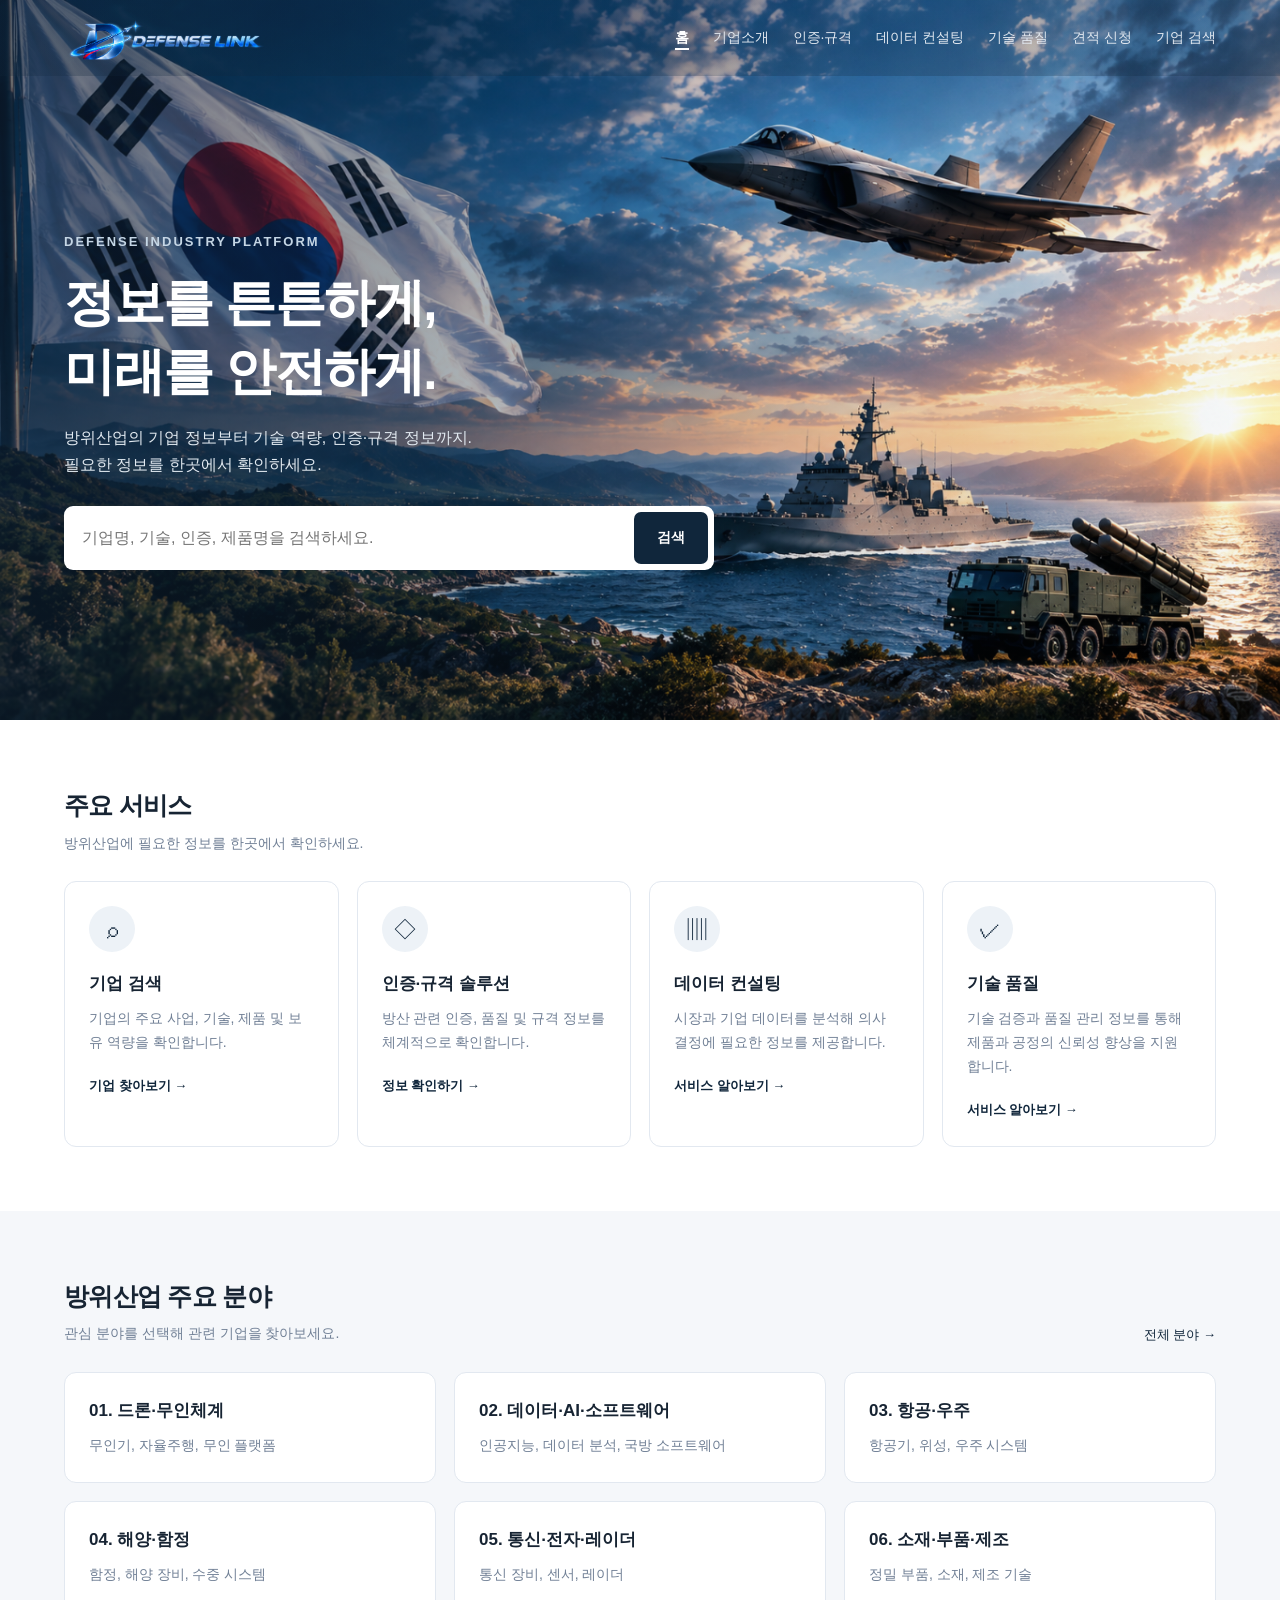
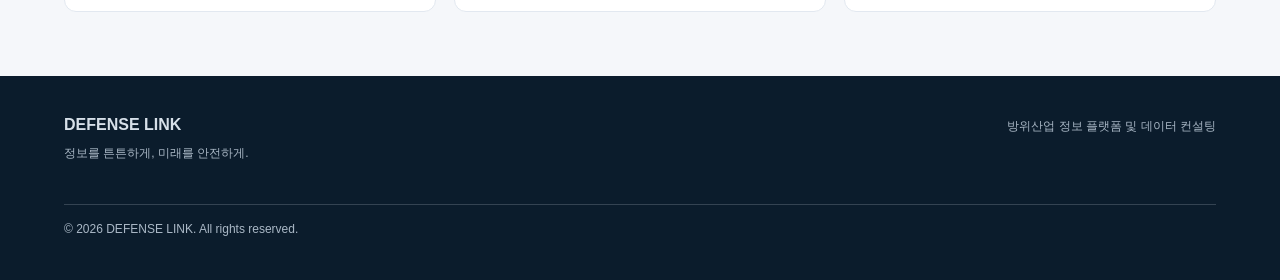
<file: defense_platfrom/index.html>
<!DOCTYPE html>
<html lang="ko">
<head>
    <meta charset="UTF-8">
    <meta name="viewport" content="width=device-width, initial-scale=1.0">
    <title>DEFENSE LINK | 방위산업 통합 플랫폼</title>
    <link rel="stylesheet" href="css/style.css">
</head>
<body class="home-page">

<header class="header">
    <div class="container navbar">
        <a href="index.html" class="logo">
            <img src="images/defenseline_logo.png" class="logo-image" alt="DEFENSE LINK 홈">
        </a>

        <nav class="nav-links">
            <a href="index.html" class="active">홈</a>
            <a href="about.html">기업소개</a>
            <a href="standards.html">인증·규격</a>
            <a href="consulting.html">데이터 컨설팅</a>
            <a href="technology-quality.html">기술 품질</a>
            <a href="quote.html">견적 신청</a>
            <a href="companies.html">기업 검색</a>
        </nav>
    </div>
</header>

<main>

    <section class="hero">
        <div class="container">
            <div class="hero-content">

                <span class="eyebrow">
                    DEFENSE INDUSTRY PLATFORM
                </span>

                <h1>
                    정보를 튼튼하게,<br>
                    미래를 안전하게.
                </h1>

                <p>
                    방위산업의 기업 정보부터 기술 역량,
                    인증·규격 정보까지.<br>
                    필요한 정보를 한곳에서 확인하세요.
                </p>

                <form class="search-box" action="companies.html">
                    <input
                        type="search"
                        name="q"
                        placeholder="기업명, 기술, 인증, 제품명을 검색하세요."
                        aria-label="방위산업 정보 검색"
                    >
                    <button type="submit" class="btn btn-primary">
                        검색
                    </button>
                </form>

            </div>
        </div>
    </section>

    <section class="section">
        <div class="container">

            <div class="section-heading">
                <div>
                    <h2>주요 서비스</h2>
                    <p>방위산업에 필요한 정보를 한곳에서 확인하세요.</p>
                </div>
            </div>

            <div class="card-grid">

                <a href="companies.html" class="card">
                    <div class="card-icon">⌕</div>
                    <h3>기업 검색</h3>
                    <p>
                        기업의 주요 사업, 기술, 제품 및
                        보유 역량을 확인합니다.
                    </p>
                    <span class="card-link">기업 찾아보기 →</span>
                </a>

                <a href="standards.html" class="card">
                    <div class="card-icon">◇</div>
                    <h3>인증·규격 솔루션</h3>
                    <p>
                        방산 관련 인증, 품질 및 규격
                        정보를 체계적으로 확인합니다.
                    </p>
                    <span class="card-link">정보 확인하기 →</span>
                </a>

                <a href="consulting.html" class="card">
                    <div class="card-icon">▥</div>
                    <h3>데이터 컨설팅</h3>
                    <p>
                        시장과 기업 데이터를 분석해
                        의사결정에 필요한 정보를 제공합니다.
                    </p>
                    <span class="card-link">서비스 알아보기 →</span>
                </a>

                <a href="technology-quality.html" class="card">
                    <div class="card-icon">✓</div>
                    <h3>기술 품질</h3>
                    <p>
                        기술 검증과 품질 관리 정보를 통해
                        제품과 공정의 신뢰성 향상을 지원합니다.
                    </p>
                    <span class="card-link">서비스 알아보기 →</span>
                </a>

            </div>
        </div>
    </section>

    <section class="section section-muted">
        <div class="container">

            <div class="section-heading">
                <div>
                    <h2>방위산업 주요 분야</h2>
                    <p>관심 분야를 선택해 관련 기업을 찾아보세요.</p>
                </div>
                <a href="companies.html" class="more">전체 분야 →</a>
            </div>

            <div class="three-column">

                <a href="companies.html?field=drone" class="card">
                    <h3>01. 드론·무인체계</h3>
                    <p>무인기, 자율주행, 무인 플랫폼</p>
                </a>

                <a href="companies.html?field=data" class="card">
                    <h3>02. 데이터·AI·소프트웨어</h3>
                    <p>인공지능, 데이터 분석, 국방 소프트웨어</p>
                </a>

                <a href="companies.html?field=aviation" class="card">
                    <h3>03. 항공·우주</h3>
                    <p>항공기, 위성, 우주 시스템</p>
                </a>

                <a href="companies.html?field=naval" class="card">
                    <h3>04. 해양·함정</h3>
                    <p>함정, 해양 장비, 수중 시스템</p>
                </a>

                <a href="companies.html?field=electronics" class="card">
                    <h3>05. 통신·전자·레이더</h3>
                    <p>통신 장비, 센서, 레이더</p>
                </a>

                <a href="companies.html?field=manufacturing" class="card">
                    <h3>06. 소재·부품·제조</h3>
                    <p>정밀 부품, 소재, 제조 기술</p>
                </a>

            </div>
        </div>
    </section>

</main>

<footer class="footer">
    <div class="container footer-inner">
        <div>
            <strong>DEFENSE LINK</strong>
            <p>정보를 튼튼하게, 미래를 안전하게.</p>
        </div>

        <div>
            <p>방위산업 정보 플랫폼 및 데이터 컨설팅</p>
        </div>
        <p class="copyright">© 2026 DEFENSE LINK. All rights reserved.</p>
    </div>
</footer>

</body>
</html>
</file>
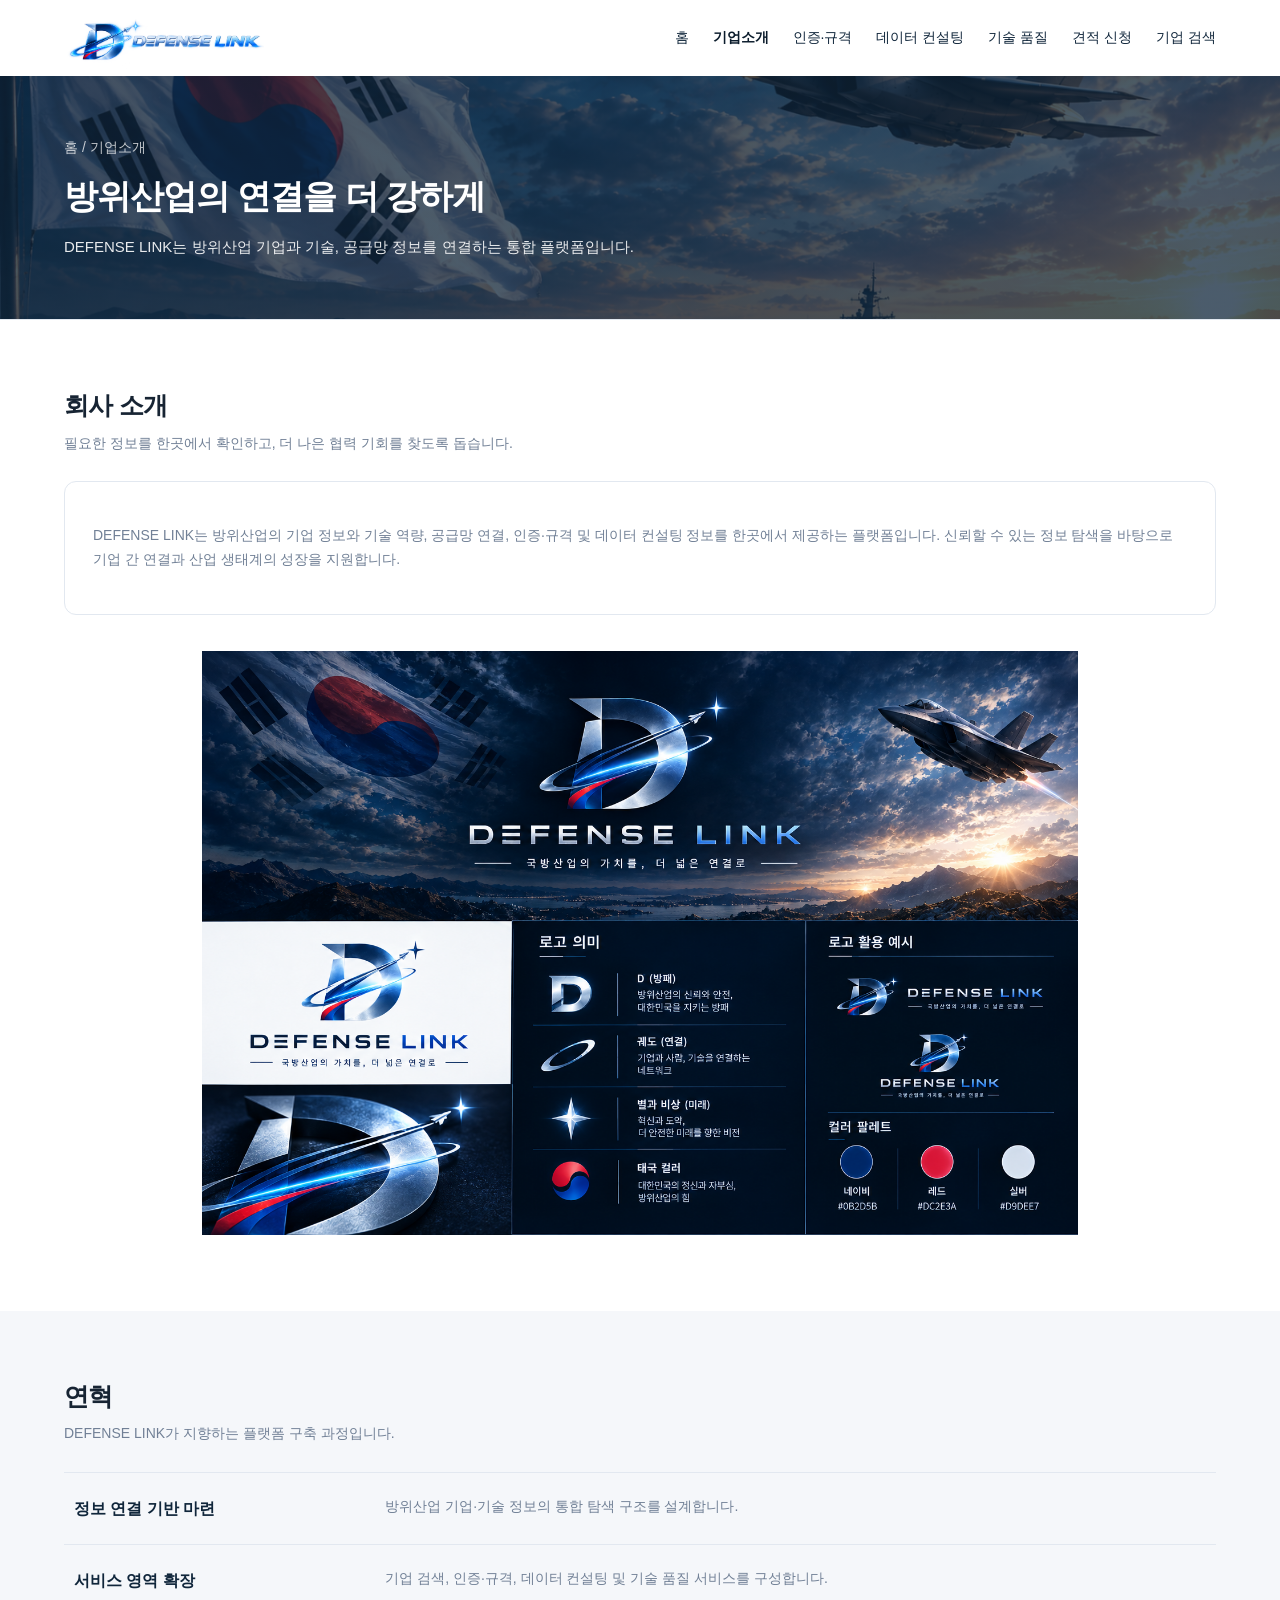
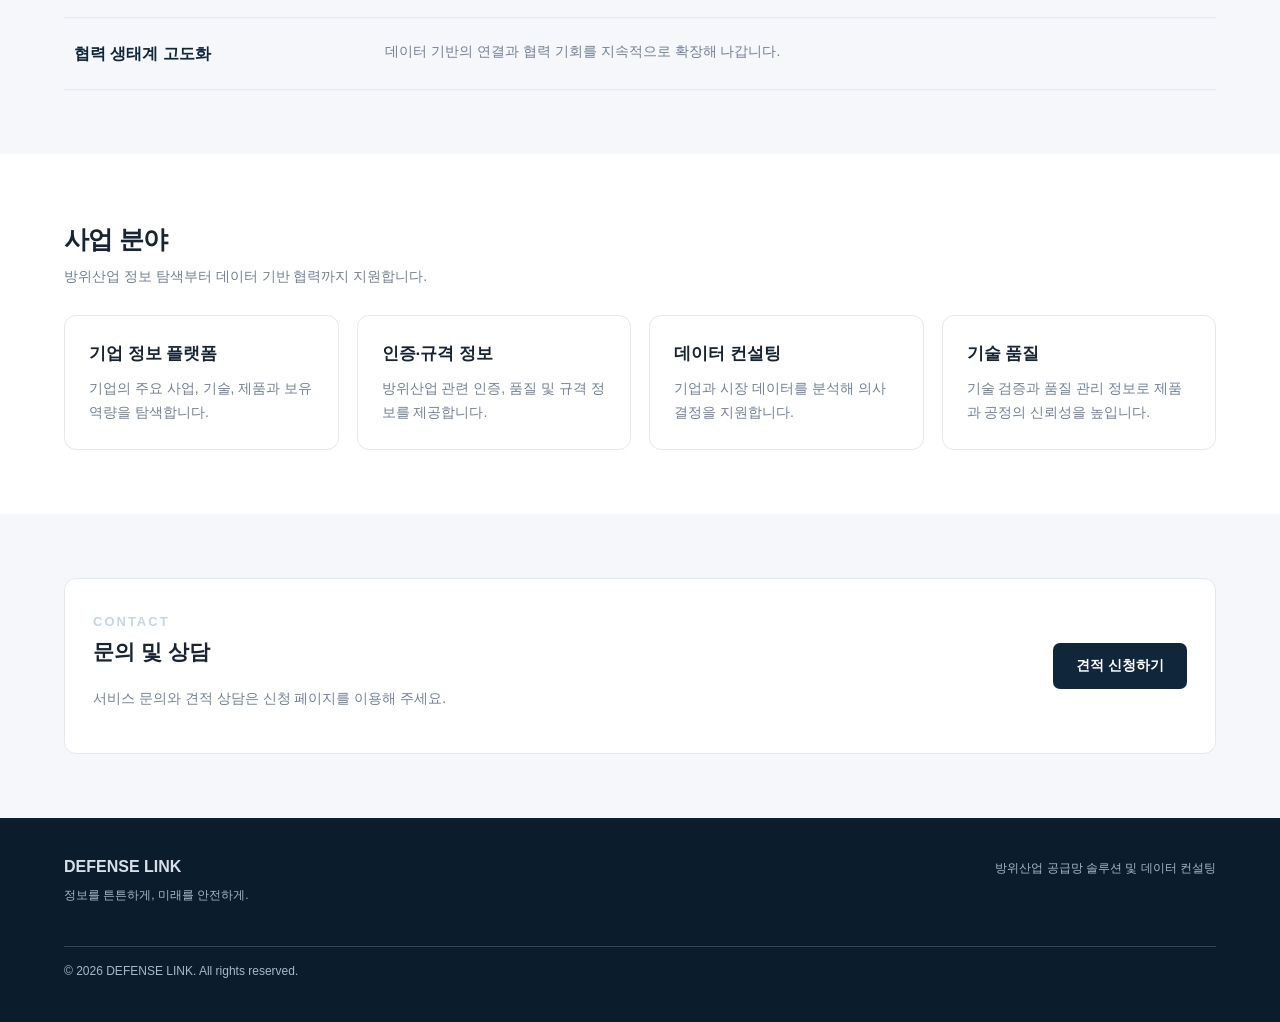
<file: defense_platfrom/about.html>
<!DOCTYPE html>
<html lang="ko">
<head>
    <meta charset="UTF-8">
    <meta name="viewport" content="width=device-width, initial-scale=1.0">
    <title>기업소개 | DEFENSE LINK</title>
    <link rel="stylesheet" href="css/style.css">
</head>
<body>

<header class="header">
    <div class="container navbar">
        <a href="index.html" class="logo">
            <img src="images/defenseline_logo.png" class="logo-image" alt="DEFENSE LINK 홈">
        </a>

        <nav class="nav-links">
            <a href="index.html">홈</a>
            <a href="about.html" class="active">기업소개</a>
            <a href="standards.html">인증·규격</a>
            <a href="consulting.html">데이터 컨설팅</a>
            <a href="technology-quality.html">기술 품질</a>
            <a href="quote.html">견적 신청</a>
            <a href="companies.html">기업 검색</a>
        </nav>
    </div>
</header>

<main>
    <div class="sub-top-section">
        <section class="page-banner">
            <div class="container">
                <div class="breadcrumb">홈 / 기업소개</div>
                <h1>방위산업의 연결을 더 강하게</h1>
                <p>DEFENSE LINK는 방위산업 기업과 기술, 공급망 정보를 연결하는 통합 플랫폼입니다.</p>
            </div>
        </section>
    </div>

    <section class="section">
        <div class="container">
            <div class="section-heading">
                <div>
                    <h2>회사 소개</h2>
                    <p>필요한 정보를 한곳에서 확인하고, 더 나은 협력 기회를 찾도록 돕습니다.</p>
                </div>
            </div>
            <div class="info-panel">
                <p>DEFENSE LINK는 방위산업의 기업 정보와 기술 역량, 공급망 연결, 인증·규격 및 데이터 컨설팅 정보를 한곳에서 제공하는 플랫폼입니다. 신뢰할 수 있는 정보 탐색을 바탕으로 기업 간 연결과 산업 생태계의 성장을 지원합니다.</p>
            </div>
            <img
                src="images/defence.png"
                class="business-fields-image"
                alt="DEFENSE LINK 로고와 방위산업 분야별 브랜드 디자인 안내"
            >
        </div>
    </section>

    <section class="section section-muted">
        <div class="container">
            <div class="section-heading">
                <div>
                    <h2>연혁</h2>
                    <p>DEFENSE LINK가 지향하는 플랫폼 구축 과정입니다.</p>
                </div>
            </div>
            <div class="history-list">
                <article class="history-item">
                    <h3>정보 연결 기반 마련</h3>
                    <p>방위산업 기업·기술 정보의 통합 탐색 구조를 설계합니다.</p>
                </article>
                <article class="history-item">
                    <h3>서비스 영역 확장</h3>
                    <p>기업 검색, 인증·규격, 데이터 컨설팅 및 기술 품질 서비스를 구성합니다.</p>
                </article>
                <article class="history-item">
                    <h3>협력 생태계 고도화</h3>
                    <p>데이터 기반의 연결과 협력 기회를 지속적으로 확장해 나갑니다.</p>
                </article>
            </div>
        </div>
    </section>

    <section class="section">
        <div class="container">
            <div class="section-heading">
                <div>
                    <h2>사업 분야</h2>
                    <p>방위산업 정보 탐색부터 데이터 기반 협력까지 지원합니다.</p>
                </div>
            </div>
            <div class="card-grid">
                <article class="card">
                    <h3>기업 정보 플랫폼</h3>
                    <p>기업의 주요 사업, 기술, 제품과 보유 역량을 탐색합니다.</p>
                </article>
                <article class="card">
                    <h3>인증·규격 정보</h3>
                    <p>방위산업 관련 인증, 품질 및 규격 정보를 제공합니다.</p>
                </article>
                <article class="card">
                    <h3>데이터 컨설팅</h3>
                    <p>기업과 시장 데이터를 분석해 의사결정을 지원합니다.</p>
                </article>
                <article class="card">
                    <h3>기술 품질</h3>
                    <p>기술 검증과 품질 관리 정보로 제품과 공정의 신뢰성을 높입니다.</p>
                </article>
            </div>
        </div>
    </section>

    <section class="section section-muted">
        <div class="container info-panel contact-panel">
            <div>
                <span class="eyebrow">CONTACT</span>
                <h2>문의 및 상담</h2>
                <p>서비스 문의와 견적 상담은 신청 페이지를 이용해 주세요.</p>
            </div>
            <a href="quote.html" class="btn btn-primary">견적 신청하기</a>
        </div>
    </section>
</main>

<footer class="footer">
    <div class="container footer-inner">
        <div>
            <strong>DEFENSE LINK</strong>
            <p>정보를 튼튼하게, 미래를 안전하게.</p>
        </div>
        <p>방위산업 공급망 솔루션 및 데이터 컨설팅</p>
        <p class="copyright">© 2026 DEFENSE LINK. All rights reserved.</p>
    </div>
</footer>

</body>
</html>
</file>
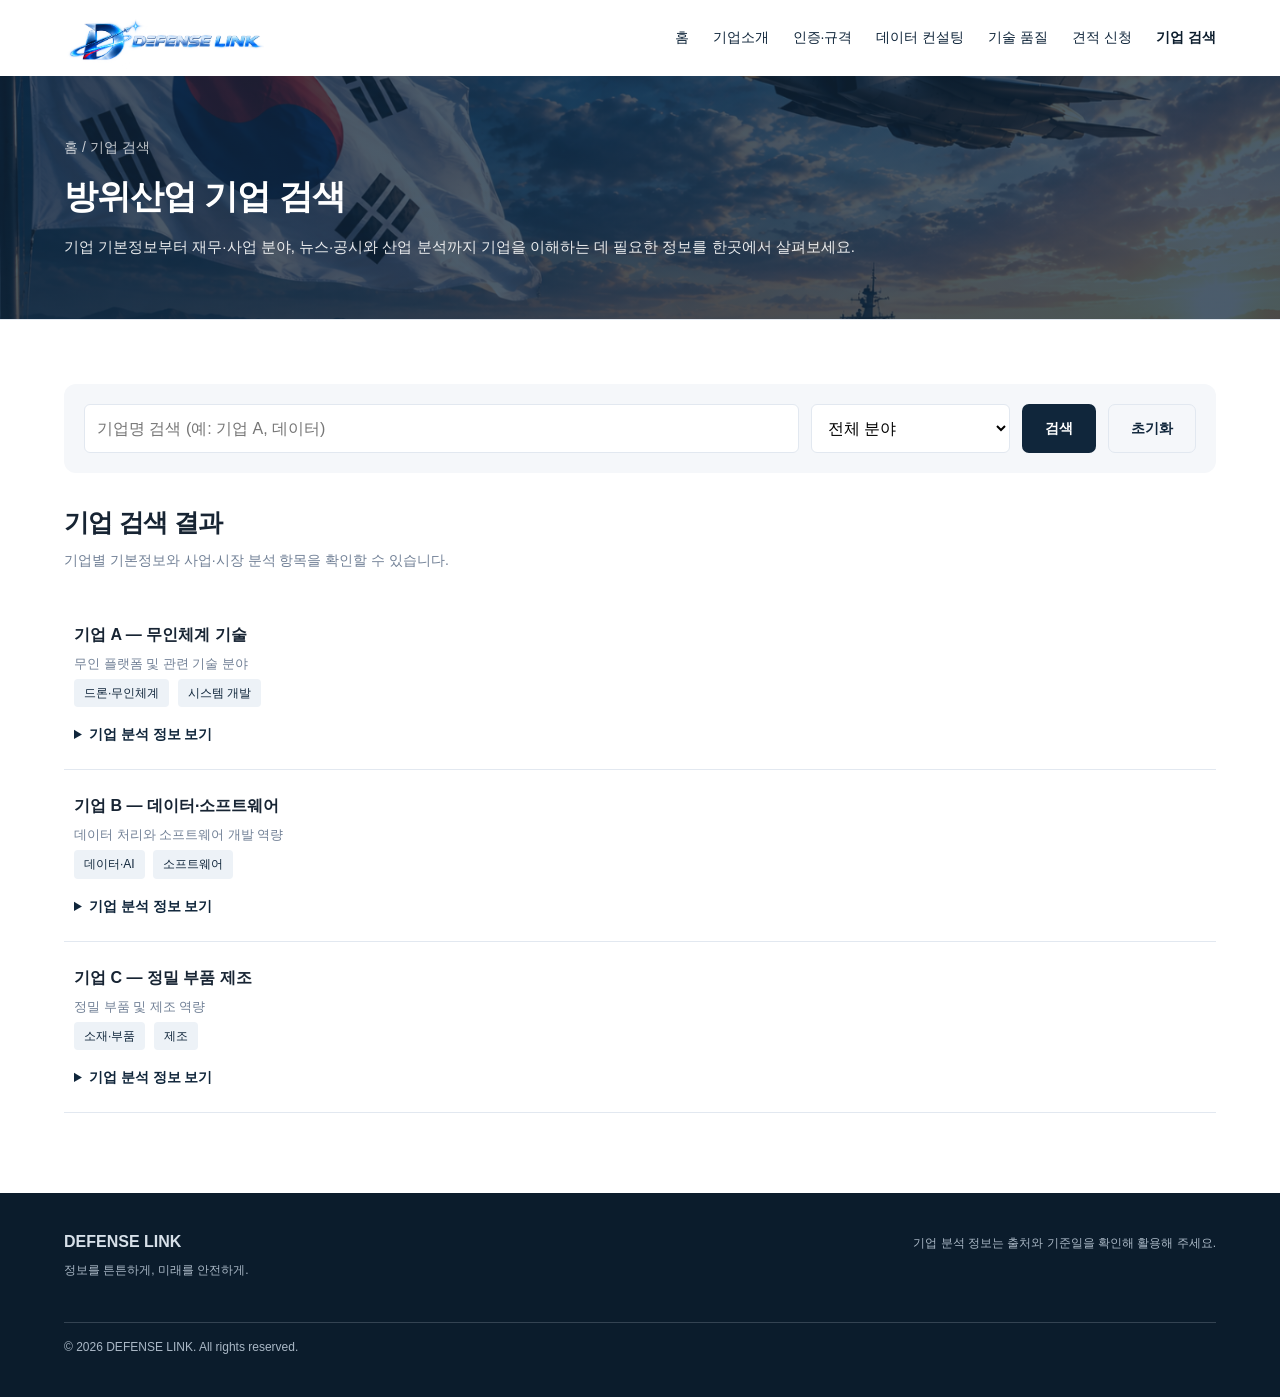
<file: defense_platfrom/companies.html>
<!DOCTYPE html>
<html lang="ko">
<head>
    <meta charset="UTF-8">
    <meta name="viewport" content="width=device-width, initial-scale=1.0">
    <title>기업 검색 | DEFENSE LINK</title>
    <link rel="stylesheet" href="css/style.css">
</head>
<body>

<header class="header">
    <div class="container navbar">
        <a href="index.html" class="logo">
            <img src="images/defenseline_logo.png" class="logo-image" alt="DEFENSE LINK 홈">
        </a>

        <nav class="nav-links">
            <a href="index.html">홈</a>
            <a href="about.html">기업소개</a>
            <a href="standards.html">인증·규격</a>
            <a href="consulting.html">데이터 컨설팅</a>
            <a href="technology-quality.html">기술 품질</a>
            <a href="quote.html">견적 신청</a>
            <a href="companies.html" class="active">기업 검색</a>
        </nav>
    </div>
</header>

<main>

    <div class="sub-top-section">
        <section class="page-banner">
            <div class="container">
                <div class="breadcrumb">홈 / 기업 검색</div>
                <h1>방위산업 기업 검색</h1>
                <p>
                    기업 기본정보부터 재무·사업 분야, 뉴스·공시와 산업 분석까지
                    기업을 이해하는 데 필요한 정보를 한곳에서 살펴보세요.
                </p>
            </div>
        </section>
    </div>

    <section class="section">
        <div class="container">

            <form class="filter-panel" action="companies.html">
                <input
                    type="search"
                    name="q"
                    placeholder="기업명 검색 (예: 기업 A, 데이터)"
                    aria-label="기업명 또는 기술 검색"
                    list="company-search-suggestions"
                >
                <datalist id="company-search-suggestions">
                    <option value="기업 A — 무인체계 기술"></option>
                    <option value="기업 B — 데이터·소프트웨어"></option>
                    <option value="기업 C — 정밀 부품 제조"></option>
                </datalist>

                <select name="field" aria-label="산업 분야">
                    <option value="">전체 분야</option>
                    <option value="drone">드론·무인체계</option>
                    <option value="data">데이터·AI·소프트웨어</option>
                    <option value="aviation">항공·우주</option>
                    <option value="naval">해양·함정</option>
                    <option value="electronics">통신·전자·레이더</option>
                    <option value="manufacturing">소재·부품·제조</option>
                </select>

                <button class="btn btn-primary" type="submit">
                    검색
                </button>
                <button class="btn btn-outline" type="reset">
                    초기화
                </button>
            </form>

            <div class="section-heading">
                <div>
                    <h2>기업 검색 결과</h2>
                    <p>기업별 기본정보와 사업·시장 분석 항목을 확인할 수 있습니다.</p>
                </div>
            </div>

            <div class="company-results">

                <article class="list-item company-result" data-name="기업 A 무인체계 기술" data-field="drone" data-keywords="무인 플랫폼 드론 시스템 개발">
                    <div>
                        <h3>기업 A — 무인체계 기술</h3>
                        <p>
                            무인 플랫폼 및 관련 기술 분야
                        </p>
                        <span class="tag">드론·무인체계</span>
                        <span class="tag">시스템 개발</span>
                        <details class="company-details">
                            <summary>기업 분석 정보 보기</summary>
                            <div class="company-data-grid">
                                <section>
                                    <h4>기업 기본 정보</h4>
                                    <p>기업 소개, 소재지, 설립 정보, 인력 및 연락처</p>
                                </section>
                                <section>
                                    <h4>재무 정보</h4>
                                    <p>매출·영업이익·자산 등 연도별 주요 재무지표</p>
                                </section>
                                <section>
                                    <h4>주요 사업 분야</h4>
                                    <p>무인 플랫폼, 제품·기술 역량 및 방산 사업 분야</p>
                                </section>
                                <section>
                                    <h4>최근 뉴스·공시</h4>
                                    <p>기업 관련 주요 뉴스와 공시 자료, 게시 일자 및 출처</p>
                                </section>
                                <section>
                                    <h4>주가 동향</h4>
                                    <p>상장 기업에 한해 주가 흐름과 시가총액 등 시장 지표</p>
                                </section>
                                <section>
                                    <h4>경쟁사·산업 분석</h4>
                                    <p>유사 사업 기업 비교, 산업 동향과 시장 분석 정보</p>
                                </section>
                            </div>
                        </details>
                    </div>
                </article>

                <article class="list-item company-result" data-name="기업 B 데이터 소프트웨어" data-field="data" data-keywords="데이터 AI 소프트웨어">
                    <div>
                        <h3>기업 B — 데이터·소프트웨어</h3>
                        <p>
                            데이터 처리와 소프트웨어 개발 역량
                        </p>
                        <span class="tag">데이터·AI</span>
                        <span class="tag">소프트웨어</span>
                        <details class="company-details">
                            <summary>기업 분석 정보 보기</summary>
                            <div class="company-data-grid">
                                <section>
                                    <h4>기업 기본 정보</h4>
                                    <p>기업 소개, 소재지, 설립 정보, 인력 및 연락처</p>
                                </section>
                                <section>
                                    <h4>재무 정보</h4>
                                    <p>매출·영업이익·자산 등 연도별 주요 재무지표</p>
                                </section>
                                <section>
                                    <h4>주요 사업 분야</h4>
                                    <p>데이터·AI, 소프트웨어 제품과 기술 역량</p>
                                </section>
                                <section>
                                    <h4>최근 뉴스·공시</h4>
                                    <p>기업 관련 주요 뉴스와 공시 자료, 게시 일자 및 출처</p>
                                </section>
                                <section>
                                    <h4>주가 동향</h4>
                                    <p>상장 기업에 한해 주가 흐름과 시가총액 등 시장 지표</p>
                                </section>
                                <section>
                                    <h4>경쟁사·산업 분석</h4>
                                    <p>유사 사업 기업 비교, 산업 동향과 시장 분석 정보</p>
                                </section>
                            </div>
                        </details>
                    </div>
                </article>

                <article class="list-item company-result" data-name="기업 C 정밀 부품 제조" data-field="manufacturing" data-keywords="소재 부품 정밀 제조">
                    <div>
                        <h3>기업 C — 정밀 부품 제조</h3>
                        <p>
                            정밀 부품 및 제조 역량
                        </p>
                        <span class="tag">소재·부품</span>
                        <span class="tag">제조</span>
                        <details class="company-details">
                            <summary>기업 분석 정보 보기</summary>
                            <div class="company-data-grid">
                                <section>
                                    <h4>기업 기본 정보</h4>
                                    <p>기업 소개, 소재지, 설립 정보, 인력 및 연락처</p>
                                </section>
                                <section>
                                    <h4>재무 정보</h4>
                                    <p>매출·영업이익·자산 등 연도별 주요 재무지표</p>
                                </section>
                                <section>
                                    <h4>주요 사업 분야</h4>
                                    <p>정밀 부품, 소재 및 제조 역량</p>
                                </section>
                                <section>
                                    <h4>최근 뉴스·공시</h4>
                                    <p>기업 관련 주요 뉴스와 공시 자료, 게시 일자 및 출처</p>
                                </section>
                                <section>
                                    <h4>주가 동향</h4>
                                    <p>상장 기업에 한해 주가 흐름과 시가총액 등 시장 지표</p>
                                </section>
                                <section>
                                    <h4>경쟁사·산업 분석</h4>
                                    <p>유사 사업 기업 비교, 산업 동향과 시장 분석 정보</p>
                                </section>
                            </div>
                        </details>
                    </div>
                </article>

            </div>
            <p class="company-search-status" id="company-search-status" role="status" aria-live="polite"></p>

        </div>
    </section>

</main>

<footer class="footer">
    <div class="container footer-inner">
        <div>
            <strong>DEFENSE LINK</strong>
            <p>정보를 튼튼하게, 미래를 안전하게.</p>
        </div>
        <p>기업 분석 정보는 출처와 기준일을 확인해 활용해 주세요.</p>
        <p class="copyright">© 2026 DEFENSE LINK. All rights reserved.</p>
    </div>
</footer>

<script>
    const companySearchForm = document.querySelector(".filter-panel");
    const companySearchInput = companySearchForm.querySelector('input[name="q"]');
    const companyFieldSelect = companySearchForm.querySelector('select[name="field"]');
    const companyResults = Array.from(document.querySelectorAll(".company-result"));
    const companySearchStatus = document.querySelector(".company-search-status");

    const updateCompanyResults = () => {
        const query = companySearchInput.value.trim().toLocaleLowerCase("ko");
        const selectedField = companyFieldSelect.value;
        let visibleCount = 0;
        let firstVisibleCompany = null;

        companyResults.forEach((company) => {
            const searchableText = `${company.dataset.name} ${company.dataset.keywords}`.toLocaleLowerCase("ko");
            const matchesQuery = !query || searchableText.includes(query);
            const matchesField = !selectedField || company.dataset.field === selectedField;
            const isVisible = matchesQuery && matchesField;

            company.hidden = !isVisible;
            if (isVisible) {
                visibleCount += 1;
                firstVisibleCompany = company;
            }
        });

        companySearchStatus.textContent = visibleCount
            ? ""
            : "검색 결과가 없습니다. 기업명, 기술 또는 분야를 다시 확인해 주세요.";

        if (query && visibleCount === 1) {
            firstVisibleCompany.querySelector(".company-details").open = true;
        } else {
            companyResults.forEach((company) => {
                company.querySelector(".company-details").open = false;
            });
        }
    };

    companySearchForm.addEventListener("submit", (event) => {
        event.preventDefault();
        updateCompanyResults();
    });
    companySearchInput.addEventListener("input", updateCompanyResults);
    companyFieldSelect.addEventListener("change", updateCompanyResults);
    companySearchForm.addEventListener("reset", () => {
        requestAnimationFrame(updateCompanyResults);
    });
</script>

</body>
</html>
</file>
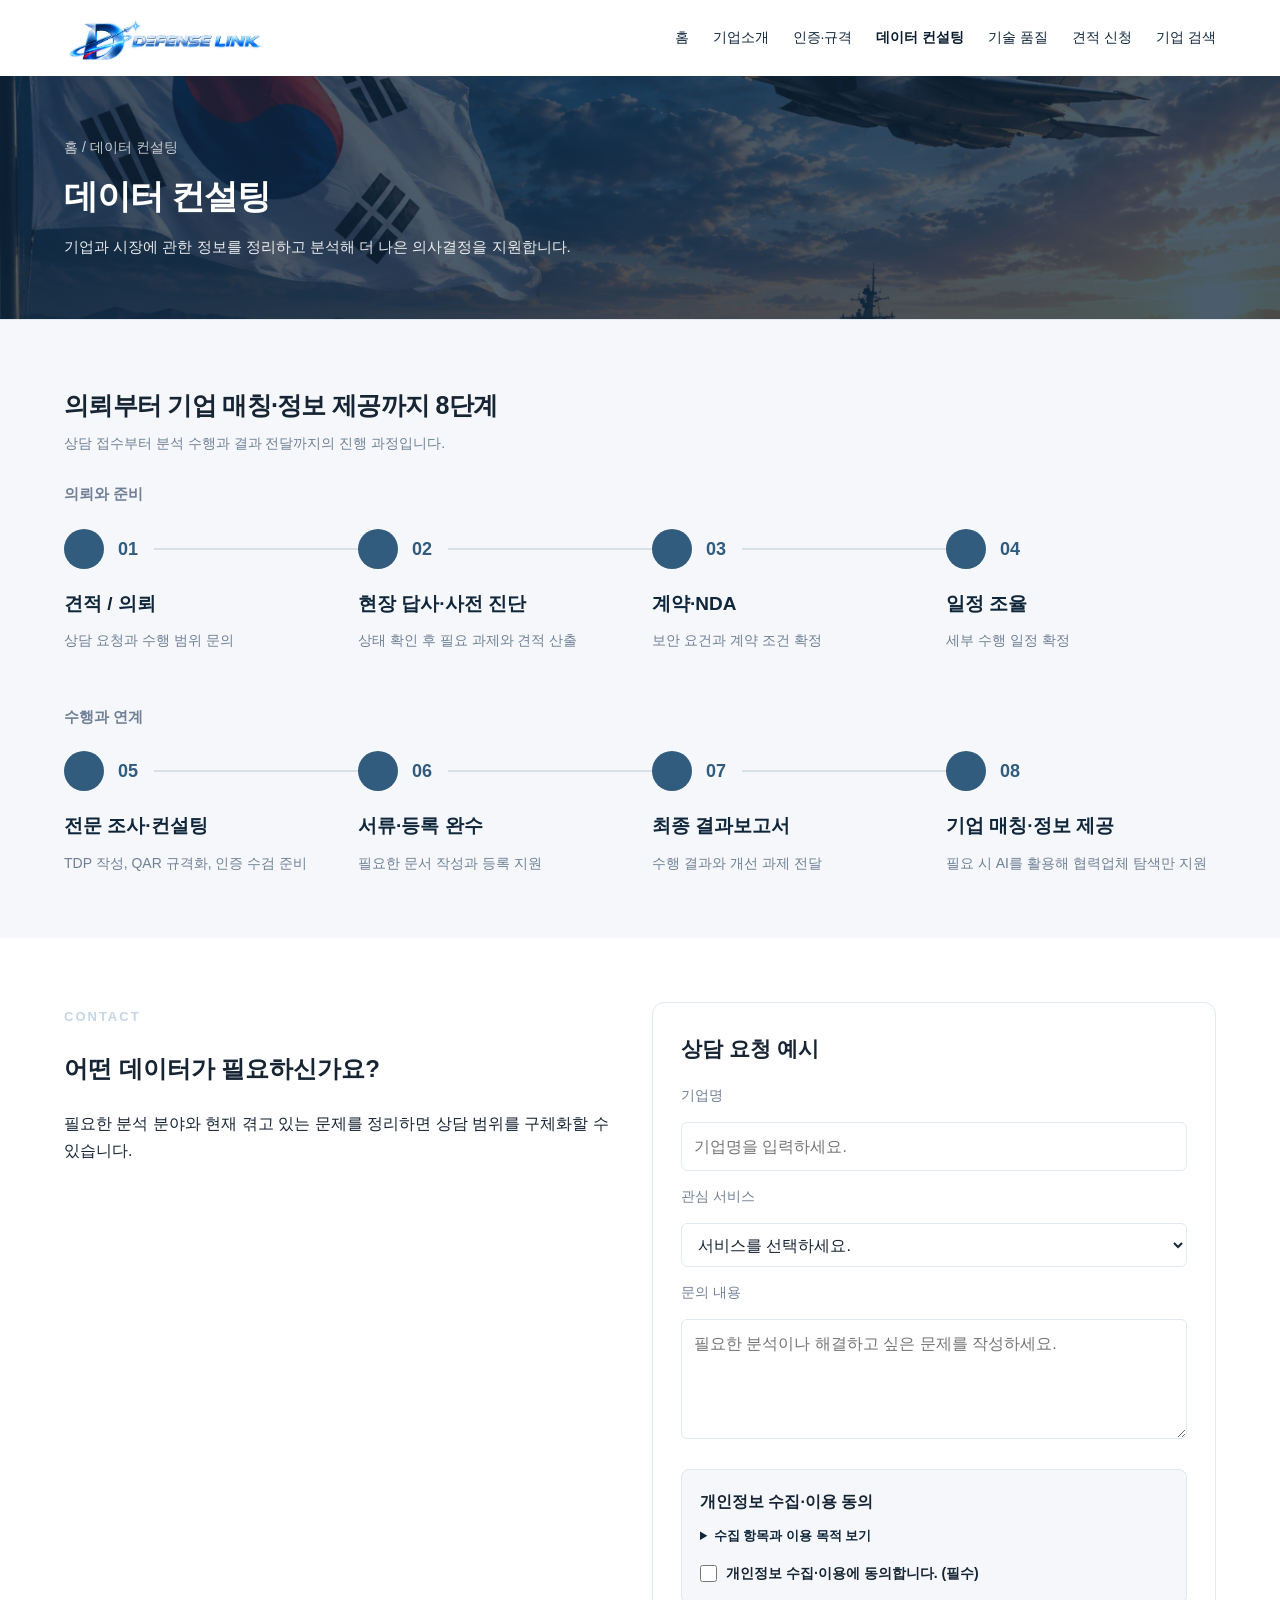
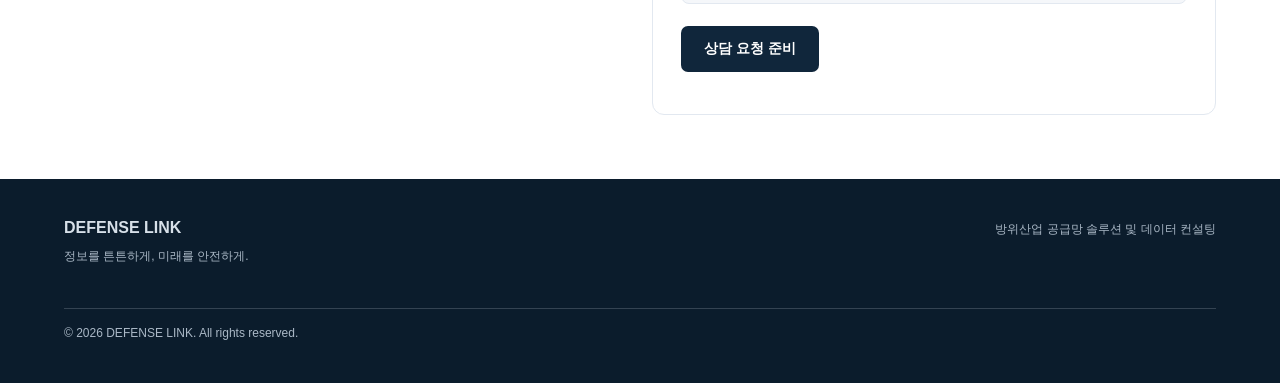
<file: defense_platfrom/consulting.html>
<!DOCTYPE html>
<html lang="ko">
<head>
    <meta charset="UTF-8">
    <meta name="viewport" content="width=device-width, initial-scale=1.0">
    <title>데이터 컨설팅 | DEFENSE LINK</title>
    <link rel="stylesheet" href="css/style.css">
</head>
<body>

<header class="header">
    <div class="container navbar">
        <a href="index.html" class="logo">
            <img src="images/defenseline_logo.png" class="logo-image" alt="DEFENSE LINK 홈">
        </a>

        <nav class="nav-links">
            <a href="index.html">홈</a>
            <a href="about.html">기업소개</a>
            <a href="standards.html">인증·규격</a>
            <a href="consulting.html" class="active">데이터 컨설팅</a>
            <a href="technology-quality.html">기술 품질</a>
            <a href="quote.html">견적 신청</a>
            <a href="companies.html">기업 검색</a>
        </nav>
    </div>
</header>

<main>

    <div class="sub-top-section">
        <section class="page-banner">
            <div class="container">
                <div class="breadcrumb">홈 / 데이터 컨설팅</div>
                <h1>데이터 컨설팅</h1>
                <p>
                    기업과 시장에 관한 정보를 정리하고 분석해
                    더 나은 의사결정을 지원합니다.
                </p>
            </div>
        </section>
    </div>

    <section class="section section-muted consulting-process">
        <div class="container">

            <div class="section-heading">
                <div>
                    <h2>의뢰부터 기업 매칭·정보 제공까지 8단계</h2>
                    <p>상담 접수부터 분석 수행과 결과 전달까지의 진행 과정입니다.</p>
                </div>
            </div>

            <div class="process-phase">
                <h3>의뢰와 준비</h3>
                <ol class="process-steps">
                    <li class="process-step">
                        <div class="process-step-header">
                            <span class="process-dot" aria-hidden="true"></span>
                            <span class="process-number">01</span>
                        </div>
                        <h4>견적 / 의뢰</h4>
                        <p>상담 요청과 수행 범위 문의</p>
                    </li>
                    <li class="process-step">
                        <div class="process-step-header">
                            <span class="process-dot" aria-hidden="true"></span>
                            <span class="process-number">02</span>
                        </div>
                        <h4>현장 답사·사전 진단</h4>
                        <p>상태 확인 후 필요 과제와 견적 산출</p>
                    </li>
                    <li class="process-step">
                        <div class="process-step-header">
                            <span class="process-dot" aria-hidden="true"></span>
                            <span class="process-number">03</span>
                        </div>
                        <h4>계약·NDA</h4>
                        <p>보안 요건과 계약 조건 확정</p>
                    </li>
                    <li class="process-step">
                        <div class="process-step-header">
                            <span class="process-dot" aria-hidden="true"></span>
                            <span class="process-number">04</span>
                        </div>
                        <h4>일정 조율</h4>
                        <p>세부 수행 일정 확정</p>
                    </li>
                </ol>
            </div>

            <div class="process-phase">
                <h3>수행과 연계</h3>
                <ol class="process-steps" start="5">
                    <li class="process-step">
                        <div class="process-step-header">
                            <span class="process-dot" aria-hidden="true"></span>
                            <span class="process-number">05</span>
                        </div>
                        <h4>전문 조사·컨설팅</h4>
                        <p>TDP 작성, QAR 규격화, 인증 수검 준비</p>
                    </li>
                    <li class="process-step">
                        <div class="process-step-header">
                            <span class="process-dot" aria-hidden="true"></span>
                            <span class="process-number">06</span>
                        </div>
                        <h4>서류·등록 완수</h4>
                        <p>필요한 문서 작성과 등록 지원</p>
                    </li>
                    <li class="process-step">
                        <div class="process-step-header">
                            <span class="process-dot" aria-hidden="true"></span>
                            <span class="process-number">07</span>
                        </div>
                        <h4>최종 결과보고서</h4>
                        <p>수행 결과와 개선 과제 전달</p>
                    </li>
                    <li class="process-step">
                        <div class="process-step-header">
                            <span class="process-dot" aria-hidden="true"></span>
                            <span class="process-number">08</span>
                        </div>
                        <h4>기업 매칭·정보 제공</h4>
                        <p>필요 시 AI를 활용해 협력업체 탐색만 지원</p>
                    </li>
                </ol>
            </div>

        </div>
    </section>

    <section class="section" id="request">
        <div class="container two-column">

            <div>
                <span class="eyebrow">CONTACT</span>
                <h2>어떤 데이터가 필요하신가요?</h2>
                <p>
                    필요한 분석 분야와 현재 겪고 있는 문제를
                    정리하면 상담 범위를 구체화할 수 있습니다.
                </p>
            </div>

            <div class="info-panel">
                <h2>상담 요청 예시</h2>

                <form id="consulting-form">

                    <p>
                        <label for="company">기업명</label>
                    </p>
                    <input
                        class="form-control"
                        style="width: 100%;"
                        id="company"
                        name="company"
                        placeholder="기업명을 입력하세요."
                    >

                    <p>
                        <label for="service">관심 서비스</label>
                    </p>
                    <select
                        class="form-control"
                        style="width: 100%;"
                        id="service"
                        name="service"
                    >
                        <option value="">서비스를 선택하세요.</option>
                        <option>시장 데이터 분석</option>
                        <option>기업 역량 분석</option>
                        <option>공급망 데이터 분석</option>
                        <option>데이터 관리 체계</option>
                    </select>

                    <p>
                        <label for="details">문의 내용</label>
                    </p>
                    <textarea
                        class="form-control"
                        style="width: 100%; min-height: 120px;"
                        id="details"
                        name="details"
                        placeholder="필요한 분석이나 해결하고 싶은 문제를 작성하세요."
                    ></textarea>

                    <br>

                    <div class="privacy-consent">
                        <h3>개인정보 수집·이용 동의</h3>
                        <details>
                            <summary>수집 항목과 이용 목적 보기</summary>
                            <p>이용 목적: 데이터 컨설팅 상담 요청 확인 및 답변을 위해 사용합니다.</p>
                            <p>수집 항목: 기업명, 관심 서비스, 문의 내용</p>
                            <p>보유 및 이용 기간: 요청 처리 완료 시까지. 단, 관계 법령에 보관 의무가 있는 경우 해당 기간 동안 보관합니다.</p>
                            <p>현재 화면 시안은 입력 정보를 전송하거나 저장하지 않습니다. 실제 서비스 적용 시 개인정보 처리 주체와 보유 기간을 확정해 안내해야 합니다.</p>
                        </details>
                        <label class="consent-label">
                            <input type="checkbox" name="privacyConsent" value="yes" required>
                            <span>개인정보 수집·이용에 동의합니다. (필수)</span>
                        </label>
                    </div>

                    <button type="submit" class="btn btn-primary">
                        상담 요청 준비
                    </button>
                    <p class="form-status" id="consulting-form-status" role="status" aria-live="polite"></p>

                </form>

            </div>

        </div>
    </section>

</main>

<footer class="footer">
    <div class="container footer-inner">
        <div>
            <strong>DEFENSE LINK</strong>
            <p>정보를 튼튼하게, 미래를 안전하게.</p>
        </div>
        <p>방위산업 공급망 솔루션 및 데이터 컨설팅</p>
        <p class="copyright">© 2026 DEFENSE LINK. All rights reserved.</p>
    </div>
</footer>

<script>
    document.getElementById("consulting-form").addEventListener("submit", (event) => {
        event.preventDefault();
        document.getElementById("consulting-form-status").textContent =
            "개인정보 동의가 확인되었습니다. 현재 시안에서는 상담 요청이 전송되거나 저장되지 않습니다.";
    });
</script>

</body>
</html>
</file>
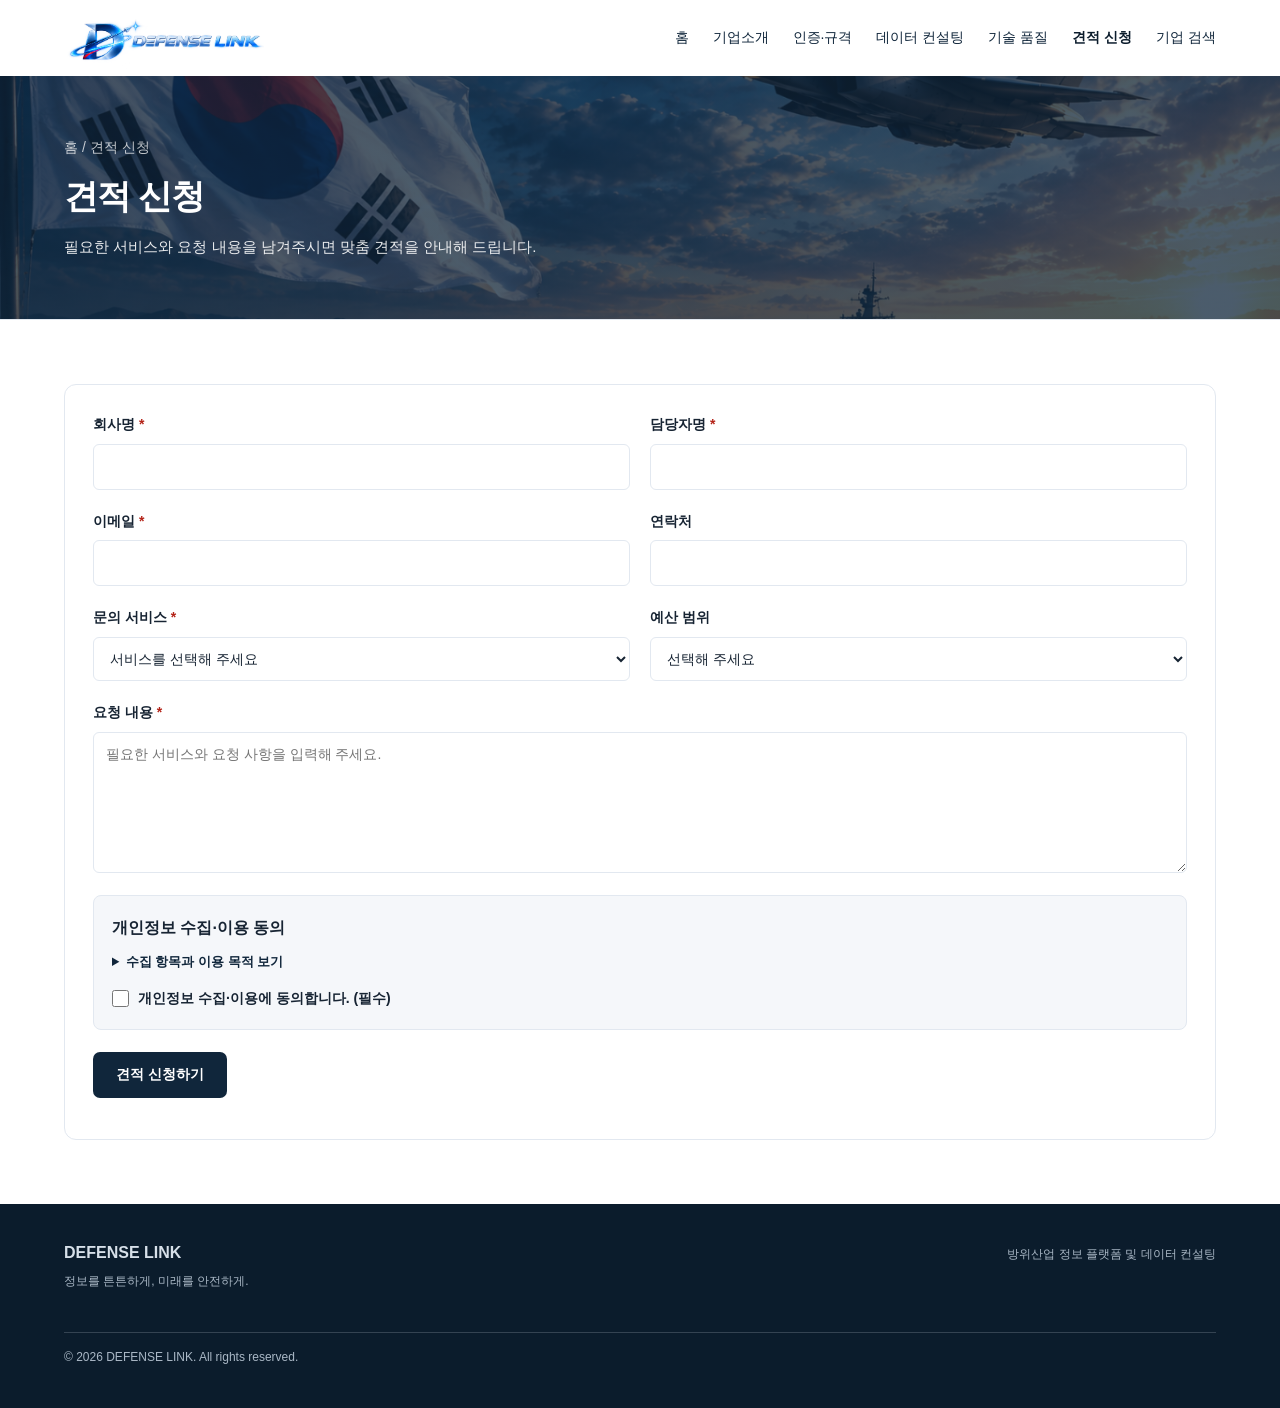
<file: defense_platfrom/quote.html>
<!DOCTYPE html>
<html lang="ko">
<head>
    <meta charset="UTF-8">
    <meta name="viewport" content="width=device-width, initial-scale=1.0">
    <title>견적 신청 | DEFENSE LINK</title>
    <link rel="stylesheet" href="css/style.css">
</head>
<body>

<header class="header">
    <div class="container navbar">
        <a href="index.html" class="logo">
            <img src="images/defenseline_logo.png" class="logo-image" alt="DEFENSE LINK 홈">
        </a>

        <nav class="nav-links">
            <a href="index.html">홈</a>
            <a href="about.html">기업소개</a>
            <a href="standards.html">인증·규격</a>
            <a href="consulting.html">데이터 컨설팅</a>
            <a href="technology-quality.html">기술 품질</a>
            <a href="quote.html" class="active">견적 신청</a>
            <a href="companies.html">기업 검색</a>
        </nav>
    </div>
</header>

<main>
    <div class="sub-top-section">
        <section class="page-banner">
            <div class="container">
                <div class="breadcrumb">홈 / 견적 신청</div>
                <h1>견적 신청</h1>
                <p>필요한 서비스와 요청 내용을 남겨주시면 맞춤 견적을 안내해 드립니다.</p>
            </div>
        </section>
    </div>

    <section class="section">
        <div class="container">
            <form class="quote-form" id="quote-form">
                <div class="quote-form-grid">
                    <label class="form-field">
                        <span>회사명 <span class="required-mark" aria-hidden="true">*</span></span>
                        <input class="form-control" type="text" name="company" autocomplete="organization" required>
                    </label>

                    <label class="form-field">
                        <span>담당자명 <span class="required-mark" aria-hidden="true">*</span></span>
                        <input class="form-control" type="text" name="name" autocomplete="name" required>
                    </label>

                    <label class="form-field">
                        <span>이메일 <span class="required-mark" aria-hidden="true">*</span></span>
                        <input class="form-control" type="email" name="email" autocomplete="email" required>
                    </label>

                    <label class="form-field">
                        <span>연락처</span>
                        <input class="form-control" type="tel" name="phone" autocomplete="tel">
                    </label>

                    <label class="form-field">
                        <span>문의 서비스 <span class="required-mark" aria-hidden="true">*</span></span>
                        <select class="form-control" name="service" required>
                            <option value="">서비스를 선택해 주세요</option>
                            <option value="company-data">기업 데이터·검색</option>
                            <option value="certification">인증·규격 컨설팅</option>
                            <option value="data-consulting">데이터 컨설팅</option>
                            <option value="other">기타</option>
                        </select>
                    </label>

                    <label class="form-field">
                        <span>예산 범위</span>
                        <select class="form-control" name="budget">
                            <option value="">선택해 주세요</option>
                            <option value="under-5m">500만 원 미만</option>
                            <option value="5m-10m">500만~1,000만 원</option>
                            <option value="over-10m">1,000만 원 이상</option>
                            <option value="undecided">미정</option>
                        </select>
                    </label>

                    <label class="form-field form-field-wide">
                        <span>요청 내용 <span class="required-mark" aria-hidden="true">*</span></span>
                        <textarea class="form-control" name="details" rows="5" placeholder="필요한 서비스와 요청 사항을 입력해 주세요." required></textarea>
                    </label>
                </div>

                <div class="privacy-consent">
                    <h2>개인정보 수집·이용 동의</h2>
                    <details>
                        <summary>수집 항목과 이용 목적 보기</summary>
                        <p>이용 목적: 견적 신청 확인, 견적 산정 및 문의 답변을 위해 사용합니다.</p>
                        <p>수집 항목: 회사명, 담당자명, 이메일, 연락처, 문의 서비스, 예산 범위, 요청 내용</p>
                        <p>보유 및 이용 기간: 요청 처리 완료 시까지. 단, 관계 법령에 보관 의무가 있는 경우 해당 기간 동안 보관합니다.</p>
                    </details>
                    <label class="consent-label">
                        <input type="checkbox" name="privacyConsent" value="yes" required>
                        <span>개인정보 수집·이용에 동의합니다. (필수)</span>
                    </label>
                </div>
                <button class="btn btn-primary" type="submit">견적 신청하기</button>
                <p class="form-status" id="quote-form-status" role="status" aria-live="polite"></p>
            </form>
        </div>
    </section>
</main>

<footer class="footer">
    <div class="container footer-inner">
        <div>
            <strong>DEFENSE LINK</strong>
            <p>정보를 튼튼하게, 미래를 안전하게.</p>
        </div>
        <p>방위산업 정보 플랫폼 및 데이터 컨설팅</p>
        <p class="copyright">© 2026 DEFENSE LINK. All rights reserved.</p>
    </div>
</footer>

<script>
    document.getElementById("quote-form").addEventListener("submit", (event) => {
        event.preventDefault();
        document.getElementById("quote-form-status").textContent =
            "현재 신청서 시안만 제공하고 있어 실제로 접수되지는 않습니다. 접수 기능은 서버 연결 후 이용할 수 있습니다.";
    });
</script>

</body>
</html>
</file>
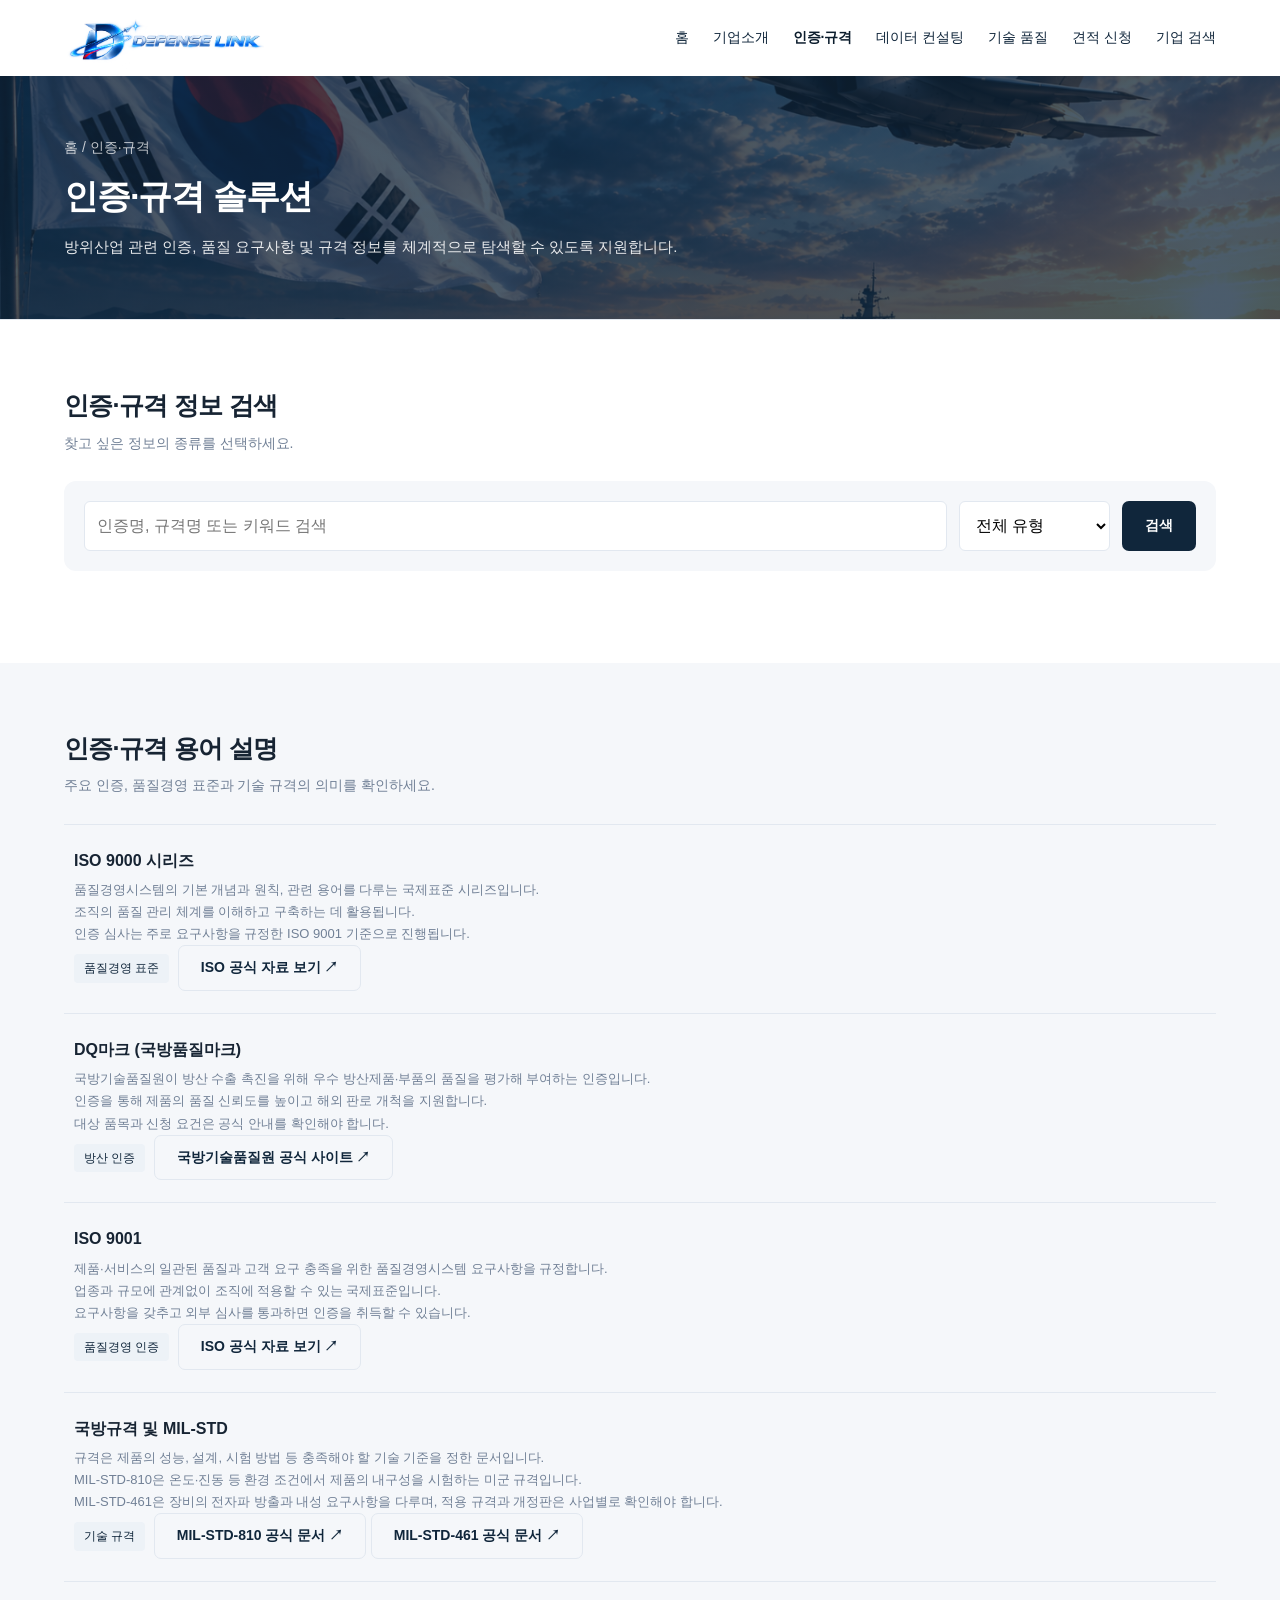
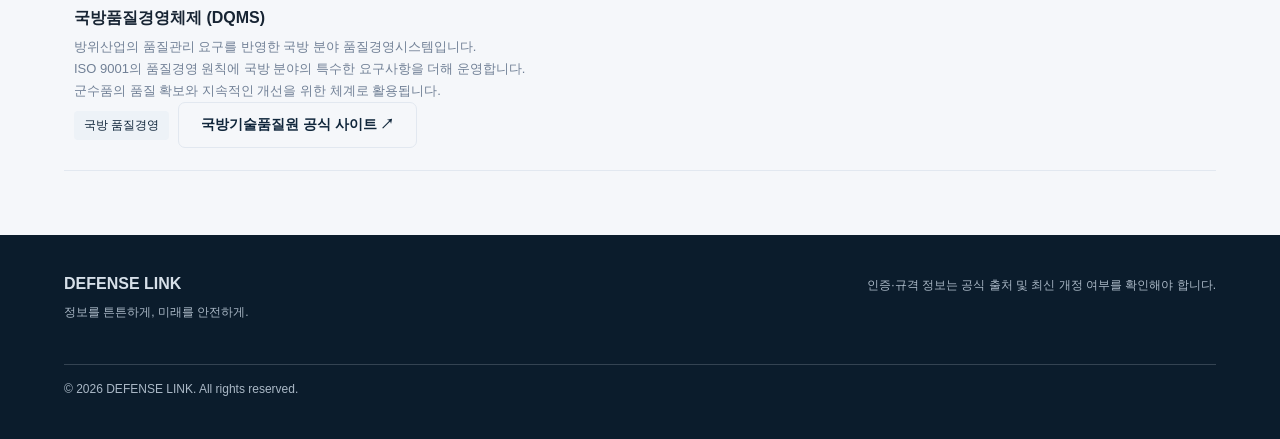
<file: defense_platfrom/standards.html>
<!DOCTYPE html>
<html lang="ko">
<head>
    <meta charset="UTF-8">
    <meta name="viewport" content="width=device-width, initial-scale=1.0">
    <title>인증·규격 | DEFENSE LINK</title>
    <link rel="stylesheet" href="css/style.css">
</head>
<body>

<header class="header">
    <div class="container navbar">
        <a href="index.html" class="logo">
            <img src="images/defenseline_logo.png" class="logo-image" alt="DEFENSE LINK 홈">
        </a>

        <nav class="nav-links">
            <a href="index.html">홈</a>
            <a href="about.html">기업소개</a>
            <a href="standards.html" class="active">인증·규격</a>
            <a href="consulting.html">데이터 컨설팅</a>
            <a href="technology-quality.html">기술 품질</a>
            <a href="quote.html">견적 신청</a>
            <a href="companies.html">기업 검색</a>
        </nav>
    </div>
</header>

<main>

    <div class="sub-top-section">
        <section class="page-banner">
            <div class="container">
                <div class="breadcrumb">홈 / 인증·규격</div>
                <h1>인증·규격 솔루션</h1>
                <p>
                    방위산업 관련 인증, 품질 요구사항 및 규격 정보를
                    체계적으로 탐색할 수 있도록 지원합니다.
                </p>
            </div>
        </section>
    </div>

    <section class="section">
        <div class="container">

            <div class="section-heading">
                <div>
                    <h2>인증·규격 정보 검색</h2>
                    <p>찾고 싶은 정보의 종류를 선택하세요.</p>
                </div>
            </div>

            <form class="filter-panel" action="standards.html">

                <input
                    type="search"
                    name="q"
                    placeholder="인증명, 규격명 또는 키워드 검색"
                    aria-label="인증 및 규격 검색"
                >

                <select name="type" aria-label="정보 유형">
                    <option value="">전체 유형</option>
                    <option value="quality">품질경영</option>
                    <option value="certification">인증</option>
                    <option value="standard">기술 규격</option>
                    <option value="procedure">절차 및 가이드</option>
                </select>

                <button type="submit" class="btn btn-primary">
                    검색
                </button>

            </form>

        </div>
    </section>

    <section class="section section-muted">
        <div class="container">

            <div class="section-heading">
                <div>
                    <h2>인증·규격 용어 설명</h2>
                    <p>주요 인증, 품질경영 표준과 기술 규격의 의미를 확인하세요.</p>
                </div>
            </div>

            <div class="list">

                <article class="list-item" id="quality">
                    <div>
                        <h3>ISO 9000 시리즈</h3>
                        <p>
                            품질경영시스템의 기본 개념과 원칙, 관련 용어를 다루는 국제표준 시리즈입니다.<br>
                            조직의 품질 관리 체계를 이해하고 구축하는 데 활용됩니다.<br>
                            인증 심사는 주로 요구사항을 규정한 ISO 9001 기준으로 진행됩니다.
                        </p>
                        <span class="tag">품질경영 표준</span>
                        <a class="btn btn-outline" href="https://www.iso.org/standard/45481.html" target="_blank" rel="noopener noreferrer">
                            ISO 공식 자료 보기 ↗
                        </a>
                    </div>
                </article>

                <article class="list-item" id="certification">
                    <div>
                        <h3>DQ마크 (국방품질마크)</h3>
                        <p>
                            국방기술품질원이 방산 수출 촉진을 위해 우수 방산제품·부품의 품질을 평가해 부여하는 인증입니다.<br>
                            인증을 통해 제품의 품질 신뢰도를 높이고 해외 판로 개척을 지원합니다.<br>
                            대상 품목과 신청 요건은 공식 안내를 확인해야 합니다.
                        </p>
                        <span class="tag">방산 인증</span>
                        <a class="btn btn-outline" href="https://www.dtaq.re.kr/ko/" target="_blank" rel="noopener noreferrer">
                            국방기술품질원 공식 사이트 ↗
                        </a>
                    </div>
                </article>

                <article class="list-item" id="iso9001">
                    <div>
                        <h3>ISO 9001</h3>
                        <p>
                            제품·서비스의 일관된 품질과 고객 요구 충족을 위한 품질경영시스템 요구사항을 규정합니다.<br>
                            업종과 규모에 관계없이 조직에 적용할 수 있는 국제표준입니다.<br>
                            요구사항을 갖추고 외부 심사를 통과하면 인증을 취득할 수 있습니다.
                        </p>
                        <span class="tag">품질경영 인증</span>
                        <a class="btn btn-outline" href="https://www.iso.org/standard/62085.html" target="_blank" rel="noopener noreferrer">
                            ISO 공식 자료 보기 ↗
                        </a>
                    </div>
                </article>

                <article class="list-item" id="standard">
                    <div>
                        <h3>국방규격 및 MIL-STD</h3>
                        <p>
                            규격은 제품의 성능, 설계, 시험 방법 등 충족해야 할 기술 기준을 정한 문서입니다.<br>
                            MIL-STD-810은 온도·진동 등 환경 조건에서 제품의 내구성을 시험하는 미군 규격입니다.<br>
                            MIL-STD-461은 장비의 전자파 방출과 내성 요구사항을 다루며, 적용 규격과 개정판은 사업별로 확인해야 합니다.
                        </p>
                        <span class="tag">기술 규격</span>
                        <a class="btn btn-outline" href="https://quicksearch.dla.mil/qsDocDetails.aspx?ident_number=35978" target="_blank" rel="noopener noreferrer">
                            MIL-STD-810 공식 문서 ↗
                        </a>
                        <a class="btn btn-outline" href="https://quicksearch.dla.mil/qsDocDetails.aspx?ident_number=55469" target="_blank" rel="noopener noreferrer">
                            MIL-STD-461 공식 문서 ↗
                        </a>
                    </div>
                </article>

                <article class="list-item" id="procedure">
                    <div>
                        <h3>국방품질경영체제 (DQMS)</h3>
                        <p>
                            방위산업의 품질관리 요구를 반영한 국방 분야 품질경영시스템입니다.<br>
                            ISO 9001의 품질경영 원칙에 국방 분야의 특수한 요구사항을 더해 운영합니다.<br>
                            군수품의 품질 확보와 지속적인 개선을 위한 체계로 활용됩니다.
                        </p>
                        <span class="tag">국방 품질경영</span>
                        <a class="btn btn-outline" href="https://www.dtaq.re.kr/ko/" target="_blank" rel="noopener noreferrer">
                            국방기술품질원 공식 사이트 ↗
                        </a>
                    </div>
                </article>

            </div>

        </div>
    </section>

</main>

<footer class="footer">
    <div class="container footer-inner">
        <div>
            <strong>DEFENSE LINK</strong>
            <p>정보를 튼튼하게, 미래를 안전하게.</p>
        </div>
        <p>인증·규격 정보는 공식 출처 및 최신 개정 여부를 확인해야 합니다.</p>
        <p class="copyright">© 2026 DEFENSE LINK. All rights reserved.</p>
    </div>
</footer>

</body>
</html>
</file>
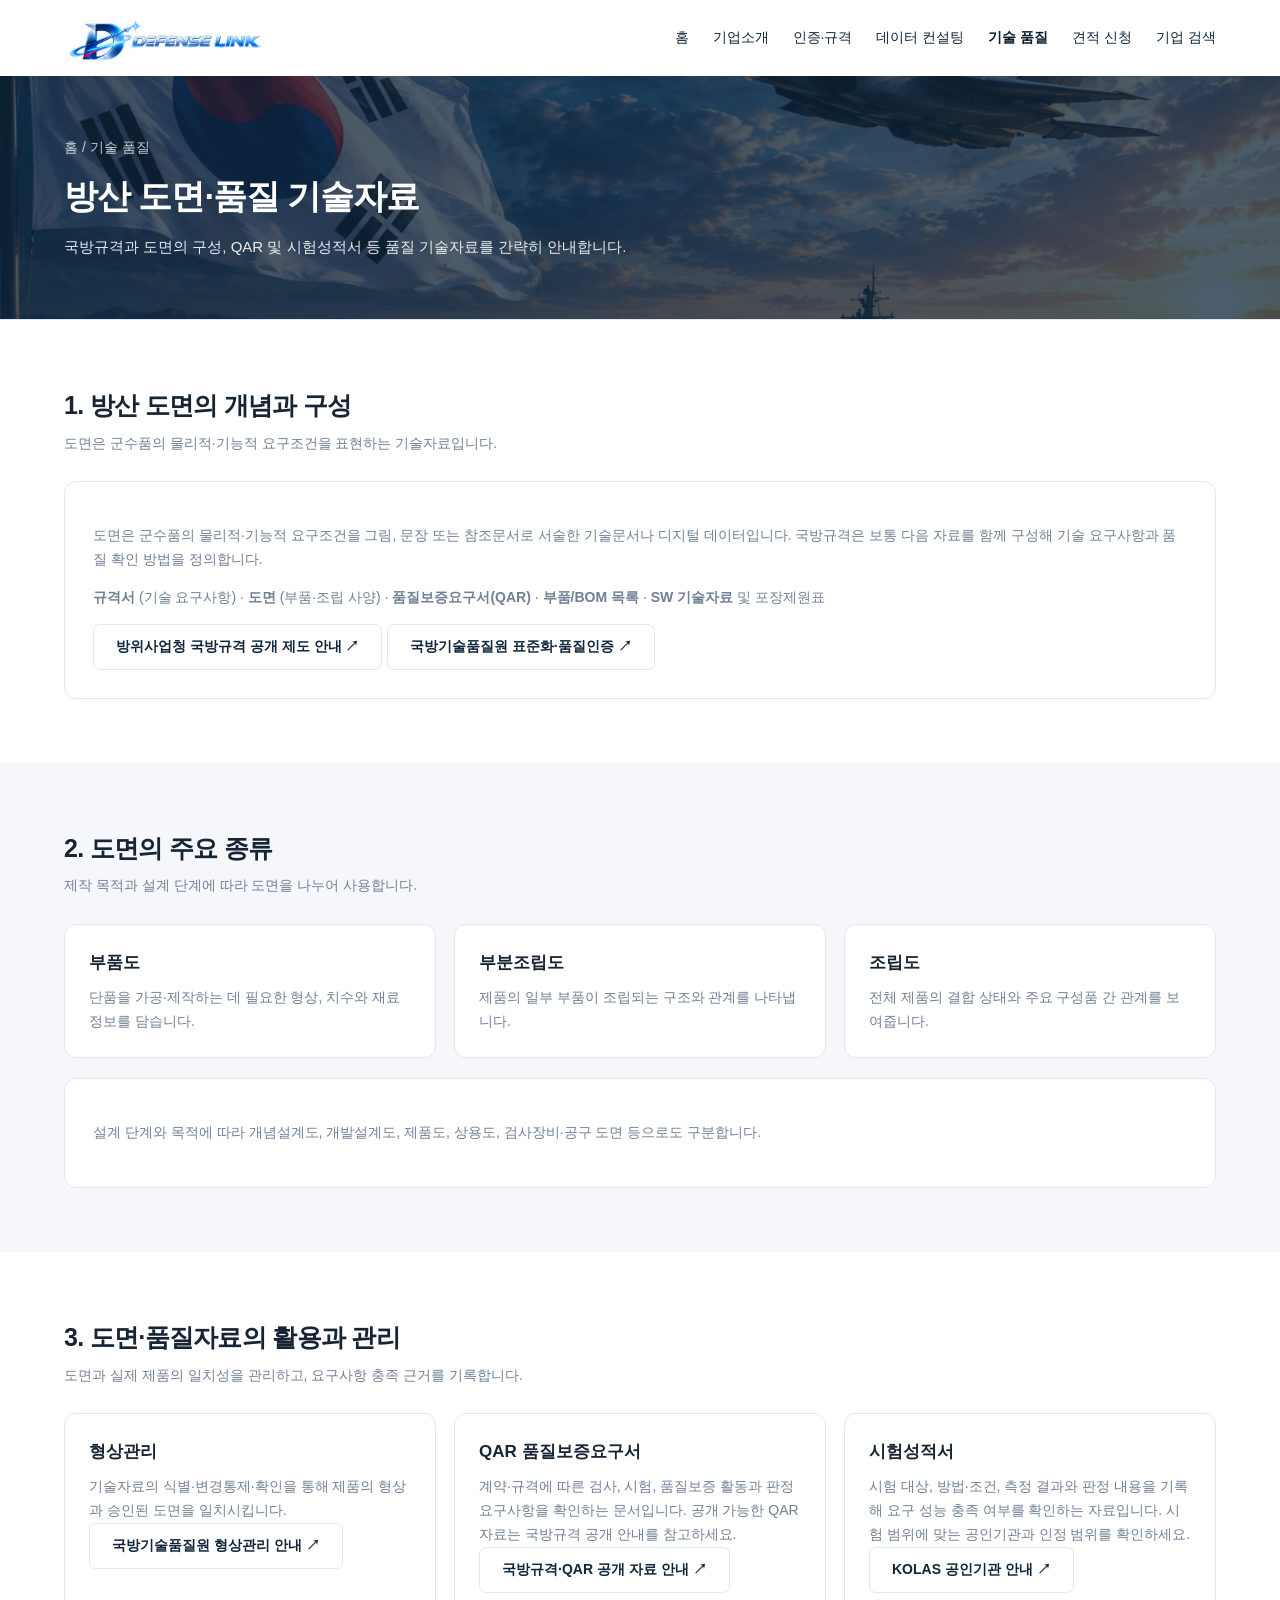
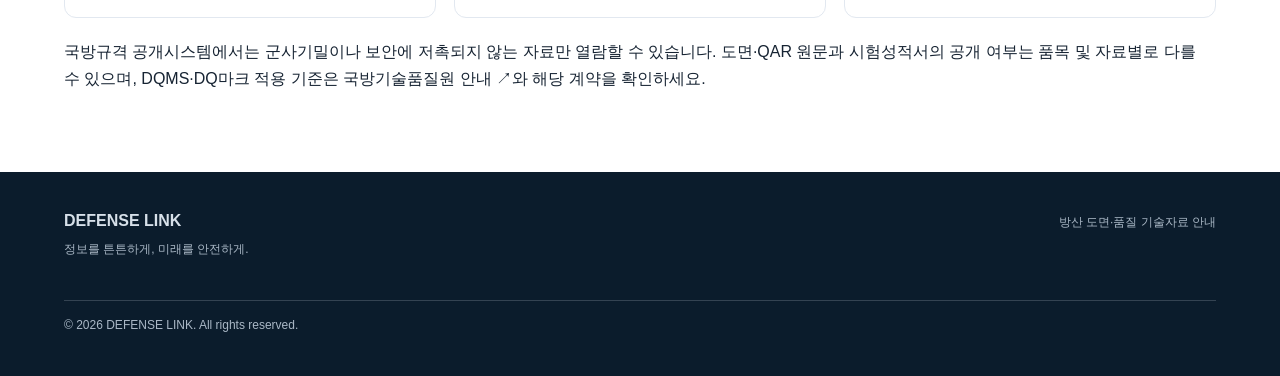
<file: defense_platfrom/technology-quality.html>
<!DOCTYPE html>
<html lang="ko">
<head>
    <meta charset="UTF-8">
    <meta name="viewport" content="width=device-width, initial-scale=1.0">
    <title>기술 품질 | DEFENSE LINK</title>
    <link rel="stylesheet" href="css/style.css">
</head>
<body>

<header class="header">
    <div class="container navbar">
        <a href="index.html" class="logo">
            <img src="images/defenseline_logo.png" class="logo-image" alt="DEFENSE LINK 홈">
        </a>

        <nav class="nav-links">
            <a href="index.html">홈</a>
            <a href="about.html">기업소개</a>
            <a href="standards.html">인증·규격</a>
            <a href="consulting.html">데이터 컨설팅</a>
            <a href="technology-quality.html" class="active">기술 품질</a>
            <a href="quote.html">견적 신청</a>
            <a href="companies.html">기업 검색</a>
        </nav>
    </div>
</header>

<main>
    <div class="sub-top-section">
        <section class="page-banner">
            <div class="container">
                <div class="breadcrumb">홈 / 기술 품질</div>
                <h1>방산 도면·품질 기술자료</h1>
                <p>국방규격과 도면의 구성, QAR 및 시험성적서 등 품질 기술자료를 간략히 안내합니다.</p>
            </div>
        </section>
    </div>

    <section class="section">
        <div class="container">
            <div class="section-heading">
                <div>
                    <h2>1. 방산 도면의 개념과 구성</h2>
                    <p>도면은 군수품의 물리적·기능적 요구조건을 표현하는 기술자료입니다.</p>
                </div>
            </div>

            <div class="info-panel">
                <p>
                    도면은 군수품의 물리적·기능적 요구조건을 그림, 문장 또는 참조문서로 서술한 기술문서나 디지털 데이터입니다.
                    국방규격은 보통 다음 자료를 함께 구성해 기술 요구사항과 품질 확인 방법을 정의합니다.
                </p>
                <p>
                    <strong>규격서</strong> (기술 요구사항) ·
                    <strong>도면</strong> (부품·조립 사양) ·
                    <strong>품질보증요구서(QAR)</strong> ·
                    <strong>부품/BOM 목록</strong> ·
                    <strong>SW 기술자료</strong> 및 포장제원표
                </p>
                <a class="btn btn-outline" href="https://www.dapa.go.kr/dapa/page/selectPage.do?menuSeq=3053&amp;pageSeq=3259" target="_blank" rel="noopener noreferrer">
                    방위사업청 국방규격 공개 제도 안내 ↗
                </a>
                <a class="btn btn-outline" href="https://dtaq.re.kr/km/work/standard.jsp" target="_blank" rel="noopener noreferrer">
                    국방기술품질원 표준화·품질인증 ↗
                </a>
            </div>
        </div>
    </section>

    <section class="section section-muted">
        <div class="container">
            <div class="section-heading">
                <div>
                    <h2>2. 도면의 주요 종류</h2>
                    <p>제작 목적과 설계 단계에 따라 도면을 나누어 사용합니다.</p>
                </div>
            </div>

            <div class="about-grid">
                <article class="card">
                    <h3>부품도</h3>
                    <p>단품을 가공·제작하는 데 필요한 형상, 치수와 재료 정보를 담습니다.</p>
                </article>
                <article class="card">
                    <h3>부분조립도</h3>
                    <p>제품의 일부 부품이 조립되는 구조와 관계를 나타냅니다.</p>
                </article>
                <article class="card">
                    <h3>조립도</h3>
                    <p>전체 제품의 결합 상태와 주요 구성품 간 관계를 보여줍니다.</p>
                </article>
            </div>
            <div class="info-panel" style="margin-top: 20px;">
                <p>
                    설계 단계와 목적에 따라 개념설계도, 개발설계도, 제품도, 상용도, 검사장비·공구 도면 등으로도 구분합니다.
                </p>
            </div>
        </div>
    </section>

    <section class="section">
        <div class="container">
            <div class="section-heading">
                <div>
                    <h2>3. 도면·품질자료의 활용과 관리</h2>
                    <p>도면과 실제 제품의 일치성을 관리하고, 요구사항 충족 근거를 기록합니다.</p>
                </div>
            </div>

            <div class="about-grid">
                <article class="card">
                    <h3>형상관리</h3>
                    <p>기술자료의 식별·변경통제·확인을 통해 제품의 형상과 승인된 도면을 일치시킵니다.</p>
                    <a class="btn btn-outline" href="https://dtaq.re.kr/km/work/standard.jsp" target="_blank" rel="noopener noreferrer">
                        국방기술품질원 형상관리 안내 ↗
                    </a>
                </article>
                <article class="card">
                    <h3>QAR 품질보증요구서</h3>
                    <p>계약·규격에 따른 검사, 시험, 품질보증 활동과 판정 요구사항을 확인하는 문서입니다. 공개 가능한 QAR 자료는 국방규격 공개 안내를 참고하세요.</p>
                    <a class="btn btn-outline" href="https://www.dapa.go.kr/dapa/page/selectPage.do?menuSeq=3053&amp;pageSeq=3259" target="_blank" rel="noopener noreferrer">
                        국방규격·QAR 공개 자료 안내 ↗
                    </a>
                </article>
                <article class="card">
                    <h3>시험성적서</h3>
                    <p>시험 대상, 방법·조건, 측정 결과와 판정 내용을 기록해 요구 성능 충족 여부를 확인하는 자료입니다. 시험 범위에 맞는 공인기관과 인정 범위를 확인하세요.</p>
                    <a class="btn btn-outline" href="https://www.knab.go.kr/" target="_blank" rel="noopener noreferrer">
                        KOLAS 공인기관 안내 ↗
                    </a>
                </article>
            </div>

            <p style="margin-top: 20px;">
                국방규격 공개시스템에서는 군사기밀이나 보안에 저촉되지 않는 자료만 열람할 수 있습니다.
                도면·QAR 원문과 시험성적서의 공개 여부는 품목 및 자료별로 다를 수 있으며,
                DQMS·DQ마크 적용 기준은
                <a href="https://dtaq.re.kr/km/work/standard.jsp" target="_blank" rel="noopener noreferrer">국방기술품질원 안내 ↗</a>와 해당 계약을 확인하세요.
            </p>
        </div>
    </section>
</main>

<footer class="footer">
    <div class="container footer-inner">
        <div>
            <strong>DEFENSE LINK</strong>
            <p>정보를 튼튼하게, 미래를 안전하게.</p>
        </div>
        <p>방산 도면·품질 기술자료 안내</p>
        <p class="copyright">© 2026 DEFENSE LINK. All rights reserved.</p>
    </div>
</footer>

</body>
</html>
</file>
<file: defense_platfrom/css/style.css>
:root {
    --navy: #10263b;
    --navy-light: #193b57;
    --blue: #315c7d;
    --background: #f5f7fa;
    --white: #ffffff;
    --text: #172433;
    --muted: #718096;
    --border: #e2e8f0;
    --radius: 12px;
}

* {
    box-sizing: border-box;
}

html {
    scroll-behavior: smooth;
}

body {
    margin: 0;
    font-family: Arial, "Malgun Gothic", sans-serif;
    color: var(--text);
    background: var(--white);
    line-height: 1.7;
}

a {
    color: inherit;
    text-decoration: none;
}

button,
input,
select,
textarea {
    font: inherit;
}

button,
select {
    cursor: pointer;
}

img {
    max-width: 100%;
    display: block;
}

.container {
    width: min(1200px, 90%);
    margin: 0 auto;
}


.header {
    width: 100%;
    background: var(--navy);
    color: var(--white);
}

.home-page .header {
    position: absolute;
    inset: 0 0 auto;
    z-index: 10;
    background: linear-gradient(
        rgba(16, 38, 59, 0.24),
        rgba(16, 38, 59, 0.24)
    );
}

.navbar {
    min-height: 76px;
    display: flex;
    justify-content: space-between;
    align-items: center;
    gap: 24px;
}

.logo {
    display: flex;
    align-items: center;
    gap: 10px;
    font-size: 20px;
    font-weight: 700;
    white-space: nowrap;
}

.logo-image {
    width: 200px;
    height: auto;
}

.nav-links {
    display: flex;
    align-items: center;
    gap: 24px;
    flex-wrap: wrap;
}

.nav-links a {
    font-size: 14px;
    color: #e2e8f0;
    transition: color 0.2s;
}

.nav-links a:hover,
.nav-links a.active {
    color: #ffffff;
    font-weight: 700;
}

.nav-links a.active {
    box-shadow: inset 0 -2px #ffffff;
}


.btn {
    display: inline-flex;
    align-items: center;
    justify-content: center;
    min-height: 44px;
    padding: 10px 22px;
    border: 1px solid transparent;
    border-radius: 7px;
    font-size: 14px;
    font-weight: 600;
    transition: 0.2s;
}

.btn-primary {
    color: var(--white);
    background: var(--navy);
}

.btn-primary:hover {
    background: var(--navy-light);
}

.btn-outline {
    color: var(--navy);
    background: transparent;
    border-color: var(--border);
}

.btn-outline:hover {
    border-color: var(--navy);
}


.hero {
    height: auto;
    min-height: 0;
    aspect-ratio: 1365 / 768;
    display: flex;
    align-items: center;
    padding-top: 76px;
    color: var(--white);
    background-color: var(--navy);
    background-image:
        linear-gradient(
            90deg,
            rgba(16, 38, 59, 0.58) 0%,
            rgba(16, 38, 59, 0.4) 32%,
            rgba(16, 38, 59, 0.12) 58%,
            rgba(16, 38, 59, 0.02) 100%
        ),
        url("../images/home-hero-scene.png");
    background-position: center, center;
    background-size: 100% 100%, 100% 100%;
    background-repeat: no-repeat;
    position: relative;
    isolation: isolate;
}

.hero-content {
    position: relative;
    max-width: 680px;
    padding: 65px 0;
}

.eyebrow {
    font-size: 13px;
    font-weight: 700;
    letter-spacing: 2px;
    text-transform: uppercase;
    color: #c5d6e5;
}

.hero h1 {
    margin: 14px 0 18px;
    font-size: clamp(32px, 4vw, 52px);
    line-height: 1.35;
    letter-spacing: -1.5px;
}

.hero p {
    max-width: 560px;
    margin-bottom: 28px;
    color: #e1e9f0;
    font-size: 16px;
}


.search-box {
    display: flex;
    width: 100%;
    max-width: 650px;
    gap: 8px;
    padding: 6px;
    background: var(--white);
    border-radius: 9px;
}

.search-box input {
    flex: 1;
    min-width: 0;
    padding: 12px;
    border: none;
    outline: none;
    color: var(--text);
}

.search-box .btn {
    flex-shrink: 0;
}


.section {
    padding: 64px 0;
}

.section-muted {
    background: var(--background);
}

.section-heading {
    display: flex;
    justify-content: space-between;
    align-items: end;
    gap: 20px;
    margin-bottom: 26px;
}

.section-heading h2 {
    margin: 0;
    font-size: 25px;
    letter-spacing: -0.7px;
}

.section-heading p {
    margin: 5px 0 0;
    color: var(--muted);
    font-size: 14px;
}

.section-heading .more {
    font-size: 13px;
    color: var(--navy);
}

.business-fields-image {
    width: 100%;
    max-width: 900px;
    height: auto;
    margin: 24px auto 0;
    padding: 12px;
    background: var(--white);
    border-radius: var(--radius);
}


.card-grid {
    display: grid;
    grid-template-columns: repeat(4, minmax(0, 1fr));
    gap: 18px;
}

.card {
    padding: 24px;
    background: var(--white);
    border: 1px solid var(--border);
    border-radius: var(--radius);
    transition: transform 0.2s, box-shadow 0.2s;
}

.card:hover {
    transform: translateY(-3px);
    box-shadow: 0 10px 28px rgba(16, 38, 59, 0.07);
}

.card-icon {
    width: 46px;
    height: 46px;
    display: grid;
    place-items: center;
    margin-bottom: 18px;
    background: #edf2f7;
    border-radius: 50%;
    color: var(--navy);
    font-size: 22px;
}

.card h3 {
    margin: 0 0 8px;
    font-size: 17px;
}

.card p {
    margin: 0;
    color: var(--muted);
    font-size: 14px;
}

.card-link {
    display: inline-block;
    margin-top: 20px;
    color: var(--navy);
    font-size: 13px;
    font-weight: 700;
}


.page-banner {
    padding: 54px 0;
    background: transparent !important;
    border-bottom: none;
    color: #ffffff;
}

.page-banner .breadcrumb {
    color: rgba(255, 255, 255, 0.7);
    margin-bottom: 8px;
    font-size: 14px;
}

.page-banner h1 {
    margin: 0 0 8px;
    font-size: 34px;
    letter-spacing: -1px;
    color: #ffffff;
}

.page-banner p {
    margin: 0;
    color: rgba(255, 255, 255, 0.85);
    font-size: 15px;
}


.filter-panel {
    display: flex;
    gap: 12px;
    flex-wrap: wrap;
    margin-bottom: 28px;
    padding: 20px;
    background: var(--background);
    border-radius: var(--radius);
}

.filter-panel input,
.filter-panel select,
.form-control {
    min-height: 44px;
    padding: 10px 12px;
    background: var(--white);
    border: 1px solid var(--border);
    border-radius: 6px;
    outline-color: var(--blue);
}

.filter-panel input {
    flex: 1;
    min-width: 180px;
}

.quote-form {
    padding: 28px;
    border: 1px solid var(--border);
    border-radius: var(--radius);
    background: var(--white);
}

.quote-form-grid {
    display: grid;
    grid-template-columns: repeat(2, minmax(0, 1fr));
    gap: 20px;
}

.form-field {
    display: grid;
    gap: 7px;
    color: var(--text);
    font-size: 14px;
    font-weight: 600;
}

.form-field-wide {
    grid-column: 1 / -1;
}

.form-control {
    width: 100%;
    color: var(--text);
    font-weight: 400;
}

.form-field textarea {
    min-height: 130px;
    resize: vertical;
}

.required-mark {
    color: #b42318;
}

.form-note,
.form-status {
    color: var(--muted);
    font-size: 13px;
}

.form-note {
    margin: 20px 0 12px;
}

.form-status {
    margin-bottom: 0;
}

.privacy-consent {
    margin: 22px 0;
    padding: 18px;
    border: 1px solid var(--border);
    border-radius: 8px;
    background: var(--background);
}

.privacy-consent h2,
.privacy-consent h3 {
    margin: 0 0 10px;
    font-size: 16px;
}

.privacy-consent details {
    margin-bottom: 14px;
    color: var(--muted);
    font-size: 13px;
}

.privacy-consent summary {
    width: fit-content;
    color: var(--navy);
    cursor: pointer;
    font-weight: 600;
}

.privacy-consent details p {
    margin: 8px 0 0;
}

.consent-label {
    display: flex;
    align-items: flex-start;
    gap: 9px;
    font-size: 14px;
    font-weight: 600;
}

.consent-label input {
    flex: 0 0 auto;
    width: 17px;
    height: 17px;
    margin: 3px 0 0;
    accent-color: var(--navy);
}


.list {
    border-top: 1px solid var(--border);
}

.list-item {
    display: flex;
    justify-content: space-between;
    align-items: center;
    gap: 20px;
    padding: 22px 10px;
    border-bottom: 1px solid var(--border);
}

.list-item h3 {
    margin: 0 0 5px;
    font-size: 16px;
}

.list-item p {
    margin: 0;
    color: var(--muted);
    font-size: 13px;
}

.company-result {
    display: block;
}

.company-result[hidden] {
    display: none;
}

.company-details {
    margin-top: 16px;
}

.company-details summary {
    width: fit-content;
    color: var(--navy);
    cursor: pointer;
    font-size: 14px;
    font-weight: 700;
}

.company-data-grid {
    display: grid;
    grid-template-columns: repeat(3, minmax(0, 1fr));
    gap: 12px;
    margin-top: 14px;
}

.company-data-grid section {
    padding: 16px;
    border: 1px solid var(--border);
    border-radius: 8px;
    background: var(--background);
}

.company-data-grid h4 {
    margin: 0 0 5px;
    color: var(--navy);
    font-size: 14px;
}

.company-data-grid p,
.company-data-note,
.company-search-status {
    margin: 0;
    color: var(--muted);
    font-size: 13px;
}

.company-search-status {
    margin-top: 16px;
}

.company-data-note {
    margin-top: 8px;
}

.tag {
    display: inline-block;
    margin: 4px 4px 0 0;
    padding: 4px 10px;
    border-radius: 4px;
    background: #edf2f7;
    color: var(--navy);
    font-size: 12px;
}

.info-panel {
    padding: 28px;
    border: 1px solid var(--border);
    border-radius: var(--radius);
    background: var(--white);
}

.info-panel h2 {
    margin-top: 0;
    font-size: 21px;
}

.info-panel p {
    color: var(--muted);
    font-size: 14px;
}


.two-column {
    display: grid;
    grid-template-columns: 1fr 1fr;
    gap: 24px;
    align-items: start;
}

.three-column {
    display: grid;
    grid-template-columns: repeat(3, minmax(0, 1fr));
    gap: 18px;
}

.process-phase + .process-phase {
    margin-top: 52px;
}

.process-phase > h3 {
    margin: 0 0 22px;
    color: var(--muted);
    font-size: 15px;
}

.process-steps {
    display: grid;
    grid-template-columns: repeat(4, minmax(0, 1fr));
    gap: 32px 24px;
    margin: 0;
    padding: 0;
    list-style: none;
}

.process-step {
    position: relative;
    min-width: 0;
}

.process-step:not(:last-child)::after {
    position: absolute;
    top: 19px;
    left: 90px;
    z-index: 0;
    width: calc(100% - 46px);
    height: 2px;
    background: #d8e0e7;
    content: "";
}

.process-step-header {
    position: relative;
    z-index: 1;
    display: flex;
    align-items: center;
    gap: 14px;
    min-height: 40px;
}

.process-dot {
    width: 40px;
    height: 40px;
    flex: 0 0 40px;
    border-radius: 50%;
    background: var(--blue);
}

.process-number {
    color: var(--blue);
    font-size: 18px;
    font-weight: 700;
}

.process-step h4 {
    margin: 22px 0 12px;
    color: var(--navy);
    font-size: 19px;
    line-height: 1.4;
}

.process-step p {
    margin: 0;
    color: var(--muted);
    font-size: 14px;
    line-height: 1.6;
}

.number {
    color: var(--blue);
    font-size: 28px;
    font-weight: 700;
}


.footer {
    padding: 35px 0;
    background: #0b1c2c;
    color: #d7e0e9;
}

.footer-inner {
    display: flex;
    justify-content: space-between;
    gap: 24px;
    flex-wrap: wrap;
}

.footer p {
    margin: 5px 0;
    color: #aab8c6;
    font-size: 12px;
}

.footer strong {
    font-size: 16px;
}

.footer .copyright {
    width: 100%;
    margin-top: 12px;
    padding-top: 14px;
    border-top: 1px solid rgba(215, 224, 233, 0.2);
    color: #aab8c6;
    font-size: 12px;
}

.about-grid {
    display: grid;
    grid-template-columns: repeat(3, minmax(0, 1fr));
    gap: 18px;
}

.history-list {
    border-top: 1px solid var(--border);
}

.history-item {
    display: grid;
    grid-template-columns: minmax(140px, 0.35fr) 1fr;
    gap: 24px;
    padding: 22px 10px;
    border-bottom: 1px solid var(--border);
}

.history-item h3,
.history-item p {
    margin: 0;
}

.history-item h3 {
    color: var(--navy);
    font-size: 16px;
}

.history-item p {
    color: var(--muted);
    font-size: 14px;
}

.contact-panel {
    display: flex;
    justify-content: space-between;
    align-items: center;
    gap: 24px;
}


@media (max-width: 900px) {
    .navbar {
        padding: 18px 0;
        align-items: flex-start;
        flex-direction: column;
    }

    .nav-links {
        gap: 15px;
    }

    .home-page .hero {
        padding-top: 150px;
    }

    .card-grid {
        grid-template-columns: repeat(2, minmax(0, 1fr));
    }

    .three-column {
        grid-template-columns: repeat(2, minmax(0, 1fr));
    }

    .company-data-grid {
        grid-template-columns: repeat(2, minmax(0, 1fr));
    }

    .process-steps {
        grid-template-columns: repeat(2, minmax(0, 1fr));
    }

    .process-step:nth-child(2n)::after {
        display: none;
    }
}

@media (max-width: 600px) {
    .container {
        width: 92%;
    }

    .nav-links {
        gap: 12px;
    }

    .nav-links a {
        font-size: 12px;
    }

    .hero {
        height: auto;
        min-height: min(68vh, 560px);
        aspect-ratio: auto;
        padding-top: 180px;
        background-position: center, top center;
        background-size: cover, 100% auto;
    }

    .hero-content {
        padding: 45px 0;
    }

    .hero h1 {
        font-size: 32px;
    }

    .search-box {
        flex-direction: column;
    }

    .search-box .btn {
        width: 100%;
    }

    .section {
        padding: 44px 0;
    }

    .section-heading {
        align-items: flex-start;
        flex-direction: column;
    }

    .card-grid,
    .about-grid,
    .two-column,
    .three-column {
        grid-template-columns: 1fr;
    }

    .company-data-grid {
        grid-template-columns: 1fr;
    }

    .process-steps {
        grid-template-columns: 1fr;
        gap: 30px;
    }

    .process-step::after {
        display: none;
    }

    .process-phase + .process-phase {
        margin-top: 40px;
    }

    .history-item {
        grid-template-columns: 1fr;
        gap: 6px;
    }

    .contact-panel {
        align-items: flex-start;
        flex-direction: column;
    }

    .quote-form {
        padding: 20px;
    }

    .quote-form-grid {
        grid-template-columns: 1fr;
    }

    .page-banner {
        padding: 38px 0;
    }

    .page-banner h1 {
        font-size: 28px;
    }

    .list-item {
        align-items: flex-start;
        flex-direction: column;
    }
}


.sub-top-section {
    background-image: linear-gradient(
        rgba(16, 38, 59, 0.75), 
        rgba(16, 38, 59, 0.75)
    ), 
    url('../images/home-hero-scene.png');
    
    background-size: cover;
    
    background-position: center 40%; 
    
    background-repeat: no-repeat;
    border-bottom: 1px solid var(--border);
}

.sub-top-section ~ .header, 
body:not(.home-page) .header {
    background: transparent !important;
}

.sub-top-section ~ .header .nav-links a,
.sub-top-section .header .nav-links a,
body:not(.home-page) .header .nav-links a {
    color: #ffffff !important;
}

.sub-top-section ~ .header .logo,
.sub-top-section .header .logo,
body:not(.home-page) .header .logo {
    color: #ffffff !important;
}

.sub-top-section .page-banner {
    background: transparent !important;
    border-bottom: none;
    padding: 60px 0;
    color: #ffffff;
}

.sub-top-section .page-banner .breadcrumb {
    color: rgba(255, 255, 255, 0.75);
    margin-bottom: 8px;
    font-size: 14px;
}

.sub-top-section .page-banner h1 {
    margin: 0 0 8px;
    font-size: 34px;
    letter-spacing: -1px;
    color: #ffffff;
}

.sub-top-section .page-banner p {
    margin: 0;
    color: rgba(255, 255, 255, 0.9);
    font-size: 15px;
}

body:not(.home-page) .header .nav-links a {
    color: #10263b !important;
}

body:not(.home-page) .header .nav-links a:hover,
body:not(.home-page) .header .nav-links a.active {
    color: #0b1c2c !important;
    font-weight: 700;
}

body:not(.home-page) .header .logo {
    color: #10263b !important;
}
</file>
